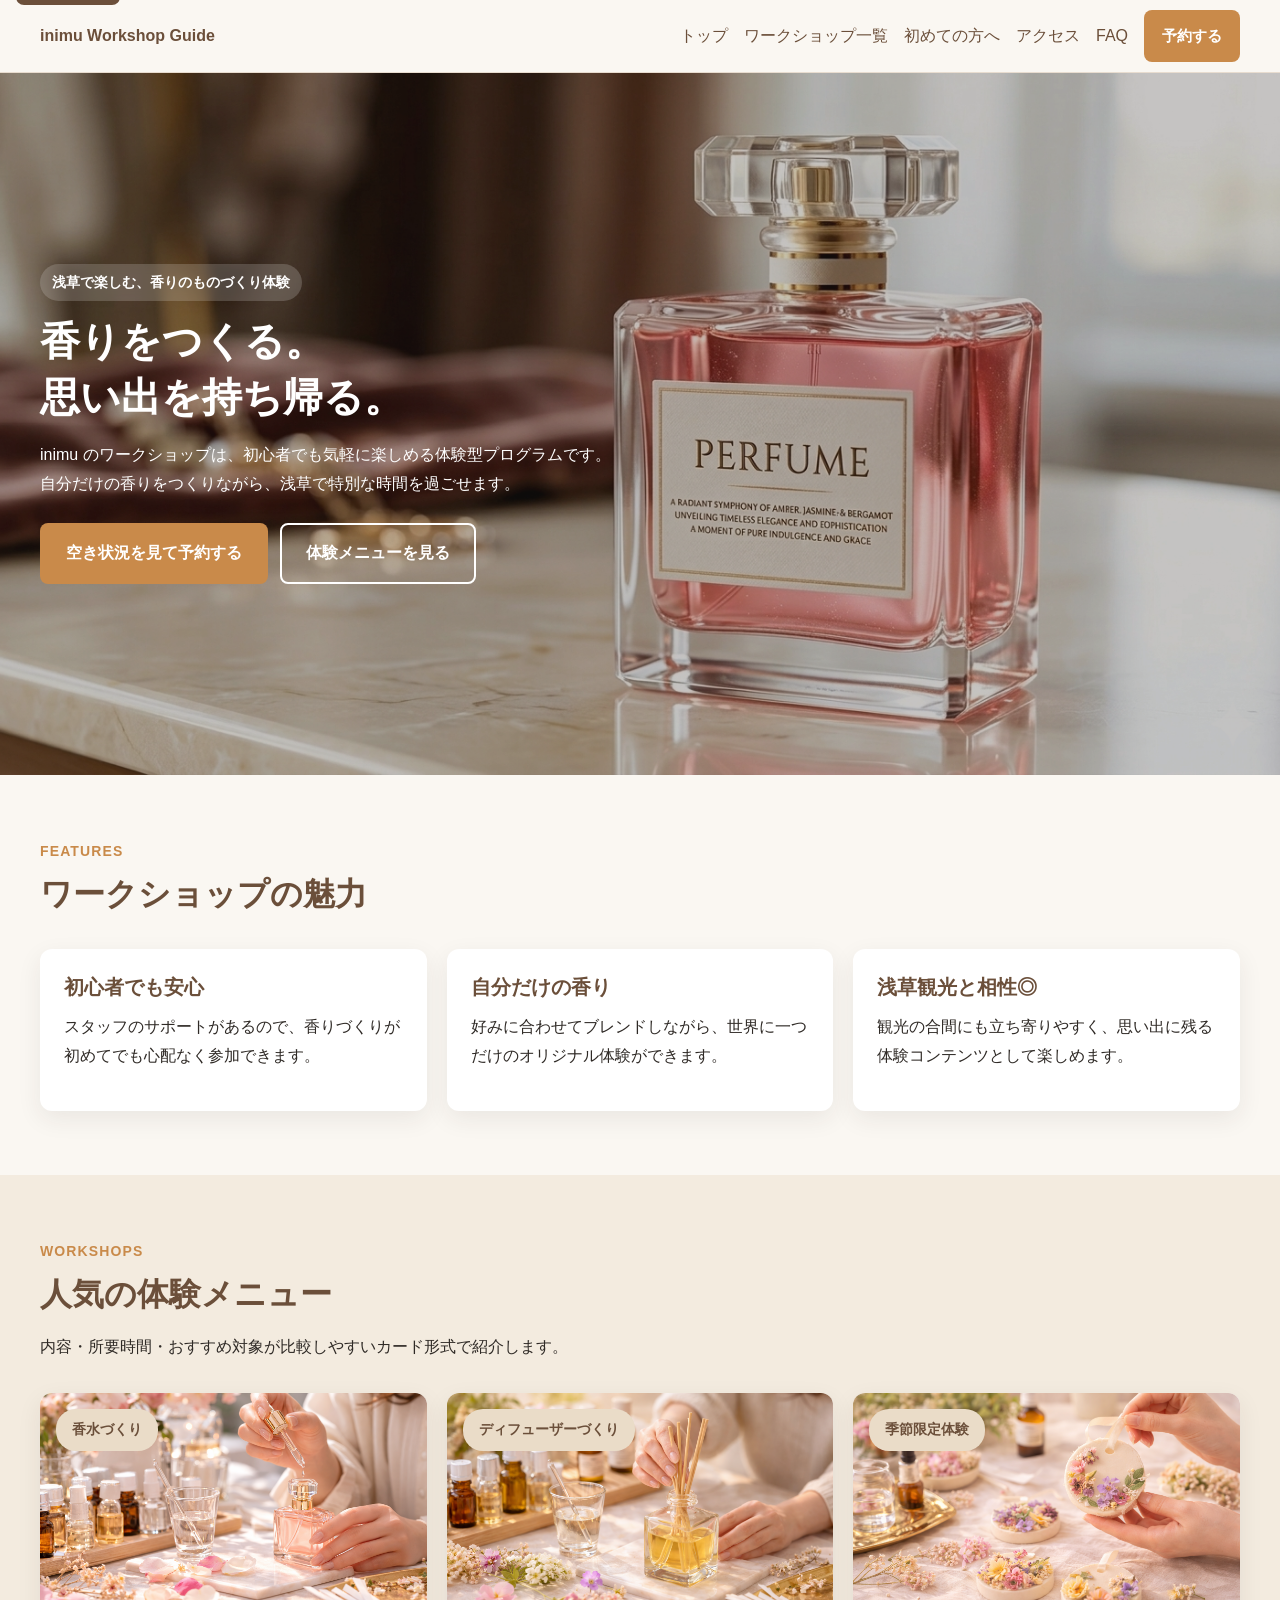
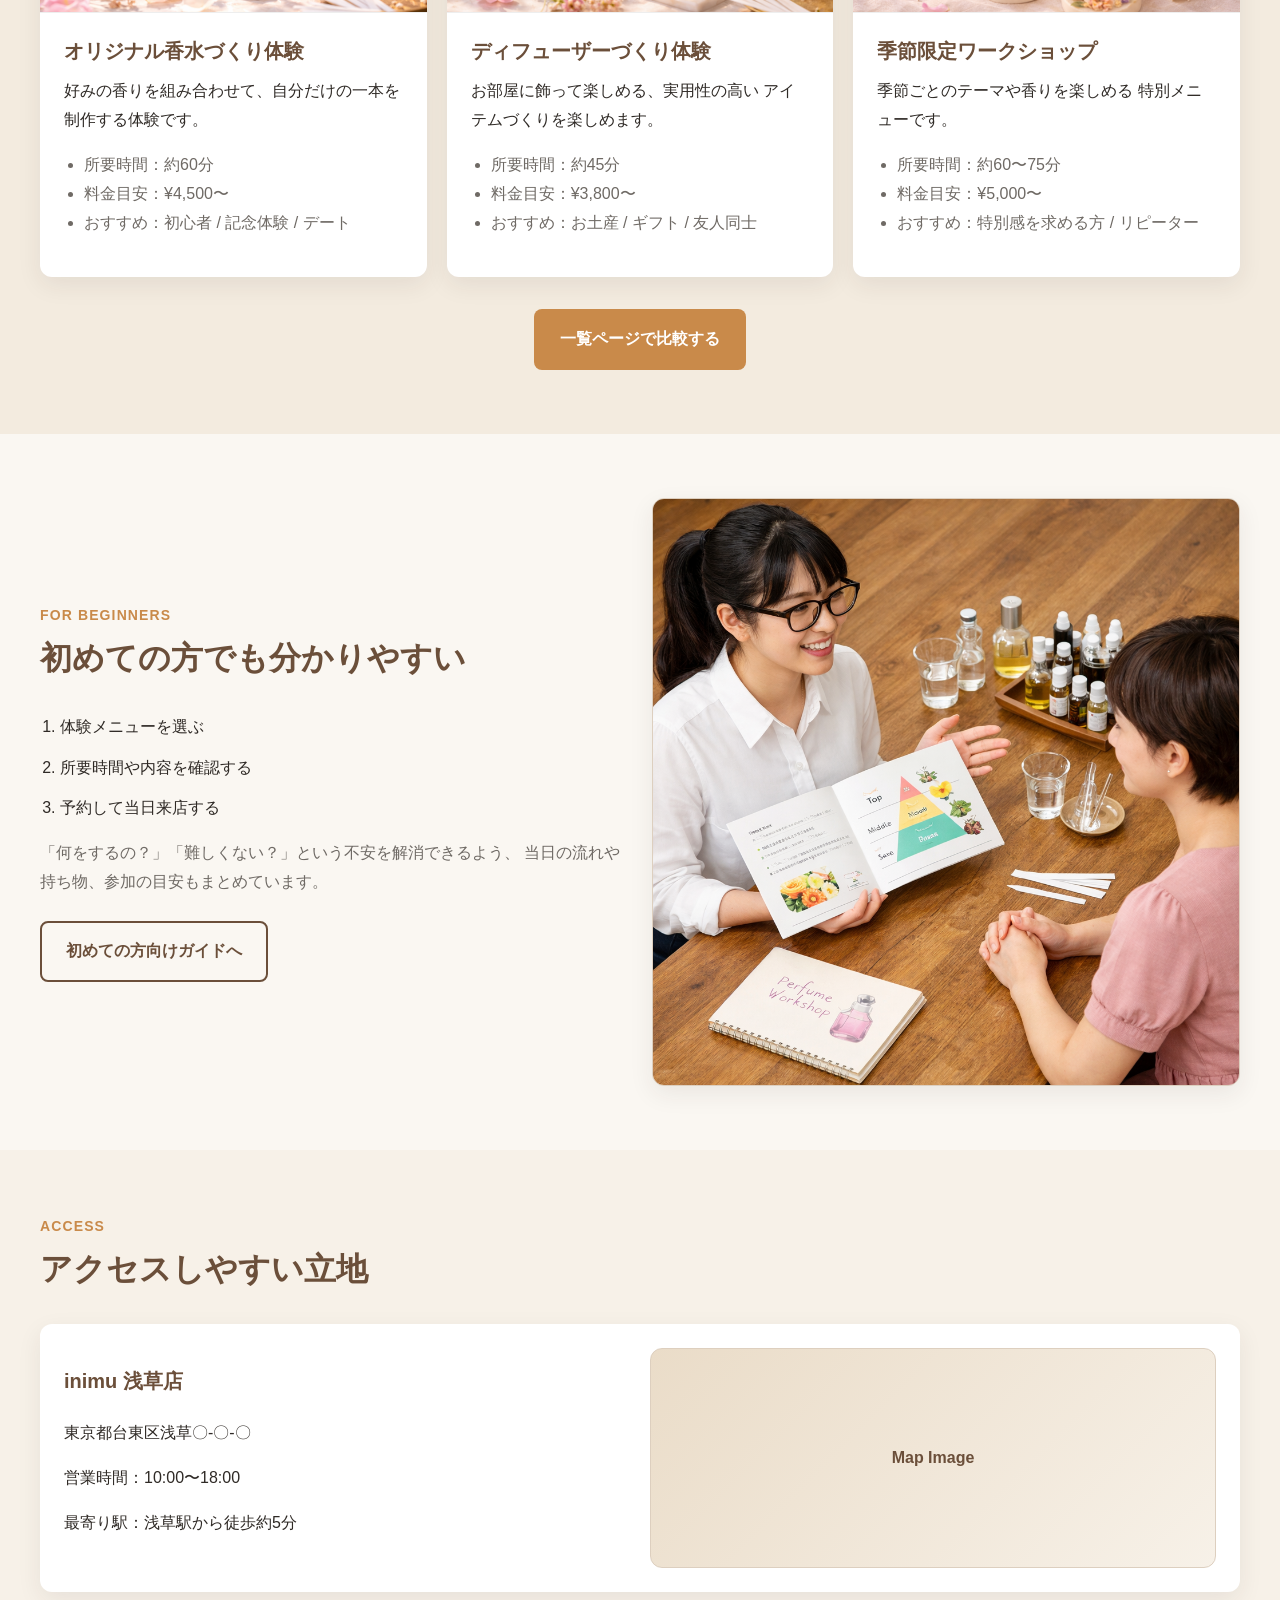
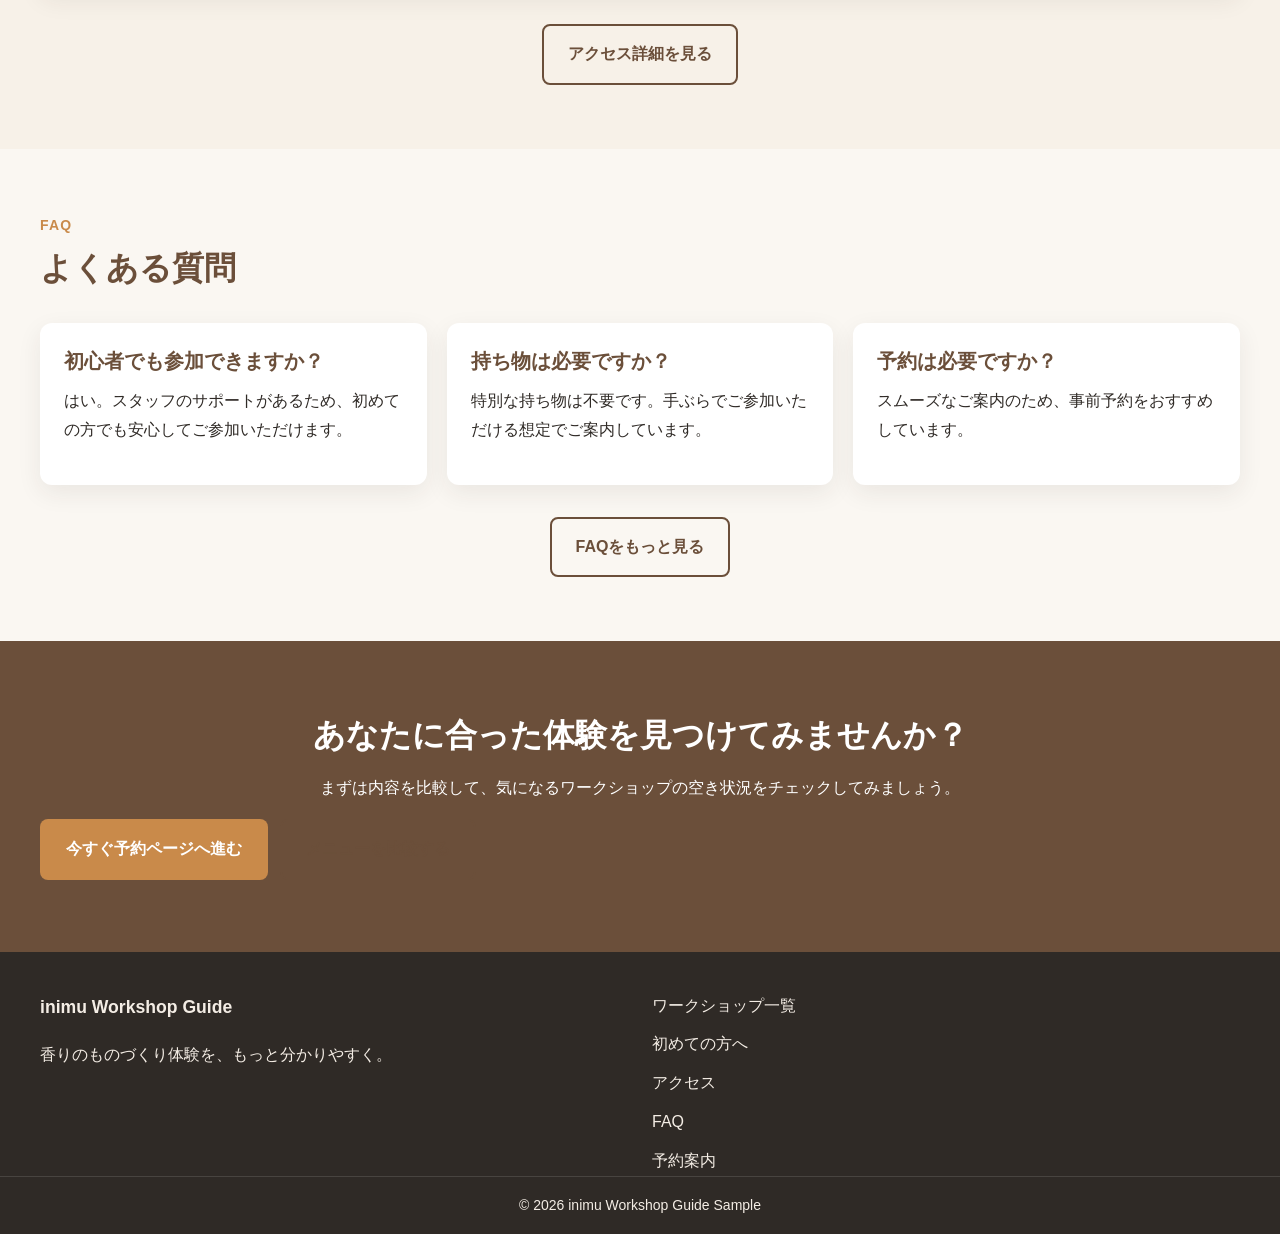
<file: index.html>
<!DOCTYPE html>
<html lang="ja">

<head>
    <meta charset="UTF-8">
    <meta name="viewport" content="width=device-width, initial-scale=1.0">
    <title>inimu Workshop Guide | トップページ</title>
    <meta name="description" content="浅草で楽しめる inimu のワークショップ体験を分かりやすく紹介。初心者でも安心して参加できる香りづくり体験ページです。">
    <link rel="stylesheet" href="style.css">
</head>

<body>

    <div class="sakura-container" aria-hidden="true"></div>
    <a class="skip-link" href="#main-content">本文へ移動</a>

    <header class="header">
        <div class="container header__inner">
            <a href="index.html" class="header__logo">inimu Workshop Guide</a>

            <button class="header__toggle" aria-label="メニューを開く" aria-controls="global-nav" aria-expanded="false">
                <span></span>
                <span></span>
                <span></span>
            </button>

            <nav class="header__nav" id="global-nav" aria-label="グローバルナビゲーション">
                <ul class="header__list">
                    <li><a href="index.html">トップ</a></li>
                    <li><a href="workshops.html">ワークショップ一覧</a></li>
                    <li><a href="beginners.html">初めての方へ</a></li>
                    <li><a href="access.html">アクセス</a></li>
                    <li><a href="faq.html">FAQ</a></li>
                    <li><a class="button button--small" href="reserve.html">予約する</a></li>
                </ul>
            </nav>
        </div>
    </header>

    <main id="main-content">
        <section class="hero hero--full">
            <div class="hero__media">
                <img src="Gemini_Generated_Image_dkjapjdkjapjdkja.png" alt="香水ボトルのイメージ写真" class="hero__full-image">
            </div>

            <div class="hero__overlay">
                <div class="container">
                    <div class="hero__content hero__content--overlay">
                        <p class="hero__label">浅草で楽しむ、香りのものづくり体験</p>
                        <h1>香りをつくる。<br>思い出を持ち帰る。</h1>
                        <p class="hero__text">
                            inimu のワークショップは、初心者でも気軽に楽しめる体験型プログラムです。
                            <br>自分だけの香りをつくりながら、浅草で特別な時間を過ごせます。
                        </p>
                        <div class="hero__buttons">
                            <a class="button" href="reserve.html">空き状況を見て予約する</a>
                            <a class="button button--sub button--light" href="workshops.html">体験メニューを見る</a>
                        </div>
                    </div>
                </div>
            </div>
        </section>

        <section class="section">
            <div class="container">
                <div class="section-heading">
                    <p class="section-heading__sub">Features</p>
                    <h2>ワークショップの魅力</h2>
                </div>
                <div class="feature-grid">
                    <article class="card">
                        <h3>初心者でも安心</h3>
                        <p>スタッフのサポートがあるので、香りづくりが初めてでも心配なく参加できます。</p>
                    </article>
                    <article class="card">
                        <h3>自分だけの香り</h3>
                        <p>好みに合わせてブレンドしながら、世界に一つだけのオリジナル体験ができます。</p>
                    </article>
                    <article class="card">
                        <h3>浅草観光と相性◎</h3>
                        <p>観光の合間にも立ち寄りやすく、思い出に残る体験コンテンツとして楽しめます。</p>
                    </article>
                </div>
            </div>
        </section>

        <section class="section section--accent">
            <div class="container">
                <div class="section-heading">
                    <p class="section-heading__sub">Workshops</p>
                    <h2>人気の体験メニュー</h2>
                    <p>内容・所要時間・おすすめ対象が比較しやすいカード形式で紹介します。</p>
                </div>

                <div class="card-grid">

                    <!-- 香水づくり -->
                    <article class="card workshop-card">

                        <div class="workshop-card__image">
                            <img src="make1.png" alt="香水づくり体験">
                            <span class="workshop-label">香水づくり</span>
                        </div>

                        <div class="workshop-card__body">
                            <h3>オリジナル香水づくり体験</h3>

                            <p>
                                好みの香りを組み合わせて、自分だけの一本を
                                制作する体験です。
                            </p>

                            <ul class="meta-list">
                                <li>所要時間：約60分</li>
                                <li>料金目安：¥4,500〜</li>
                                <li>おすすめ：初心者 / 記念体験 / デート</li>
                            </ul>

                        </div>
                    </article>



                    <!-- ディフューザー -->
                    <article class="card workshop-card">

                        <div class="workshop-card__image">
                            <img src="make2.png" alt="ディフューザーづくり体験">
                            <span class="workshop-label">ディフューザーづくり</span>
                        </div>

                        <div class="workshop-card__body">
                            <h3>ディフューザーづくり体験</h3>

                            <p>
                                お部屋に飾って楽しめる、実用性の高い
                                アイテムづくりを楽しめます。
                            </p>

                            <ul class="meta-list">
                                <li>所要時間：約45分</li>
                                <li>料金目安：¥3,800〜</li>
                                <li>おすすめ：お土産 / ギフト / 友人同士</li>
                            </ul>

                        </div>
                    </article>



                    <!-- 季節限定 -->
                    <article class="card workshop-card">

                        <div class="workshop-card__image">
                            <img src="make3.png" alt="季節限定ワークショップ">
                            <span class="workshop-label">季節限定体験</span>
                        </div>

                        <div class="workshop-card__body">
                            <h3>季節限定ワークショップ</h3>

                            <p>
                                季節ごとのテーマや香りを楽しめる
                                特別メニューです。
                            </p>

                            <ul class="meta-list">
                                <li>所要時間：約60〜75分</li>
                                <li>料金目安：¥5,000〜</li>
                                <li>おすすめ：特別感を求める方 / リピーター</li>
                            </ul>

                        </div>
                    </article>

                </div>

                <div class="section__action">
                    <a class="button" href="workshops.html">一覧ページで比較する</a>
                </div>
            </div>
        </section>

        <section class="section">
            <div class="container two-column">
                <div>
                    <div class="section-heading">
                        <p class="section-heading__sub">For Beginners</p>
                        <h2>初めての方でも分かりやすい</h2>
                    </div>
                    <ol class="step-list">
                        <li>体験メニューを選ぶ</li>
                        <li>所要時間や内容を確認する</li>
                        <li>予約して当日来店する</li>
                    </ol>
                    <p class="lead">
                        「何をするの？」「難しくない？」という不安を解消できるよう、
                        当日の流れや持ち物、参加の目安もまとめています。
                    </p>
                    <a class="button button--sub" href="beginners.html">初めての方向けガイドへ</a>
                </div>

                <div class="beginner-image-wrap">
                    <img src="biggner01.png" alt="香水ワークショップでスタッフが参加者に香りの説明をしている様子" class="beginner-image">
                </div>
            </div>
        </section>

        <section class="section section--soft">
            <div class="container">
                <div class="section-heading">
                    <p class="section-heading__sub">Access</p>
                    <h2>アクセスしやすい立地</h2>
                </div>
                <div class="access-box card">
                    <div>
                        <p class="access-box__title">inimu 浅草店</p>
                        <p>東京都台東区浅草〇-〇-〇</p>
                        <p>営業時間：10:00〜18:00</p>
                        <p>最寄り駅：浅草駅から徒歩約5分</p>
                    </div>
                    <div aria-hidden="true">
                        <div class="dummy-image">Map Image</div>
                    </div>
                </div>
                <div class="section__action">
                    <a class="button button--sub" href="access.html">アクセス詳細を見る</a>
                </div>
            </div>
        </section>

        <section class="section">
            <div class="container">
                <div class="section-heading">
                    <p class="section-heading__sub">FAQ</p>
                    <h2>よくある質問</h2>
                </div>

                <div class="faq-preview">
                    <article class="card">
                        <h3>初心者でも参加できますか？</h3>
                        <p>はい。スタッフのサポートがあるため、初めての方でも安心してご参加いただけます。</p>
                    </article>
                    <article class="card">
                        <h3>持ち物は必要ですか？</h3>
                        <p>特別な持ち物は不要です。手ぶらでご参加いただける想定でご案内しています。</p>
                    </article>
                    <article class="card">
                        <h3>予約は必要ですか？</h3>
                        <p>スムーズなご案内のため、事前予約をおすすめしています。</p>
                    </article>
                </div>

                <div class="section__action">
                    <a class="button button--sub" href="faq.html">FAQをもっと見る</a>
                </div>
            </div>
        </section>

        <section class="cta-section">
            <div class="container cta-section__inner">
                <h2>あなたに合った体験を見つけてみませんか？</h2>
                <p>まずは内容を比較して、気になるワークショップの空き状況をチェックしてみましょう。</p>
                <div class="hero__buttons">
                    <a class="button" href="reserve.html">今すぐ予約ページへ進む</a>
                    <a class="button button--sub" href="workshops.html">メニューを比較する</a>
                </div>
            </div>
        </section>
    </main>

    <footer class="footer">
        <div class="container footer__inner">
            <div>
                <p class="footer__logo">inimu Workshop Guide</p>
                <p>香りのものづくり体験を、もっと分かりやすく。</p>
            </div>
            <nav aria-label="フッターナビゲーション">
                <ul class="footer__list">
                    <li><a href="workshops.html">ワークショップ一覧</a></li>
                    <li><a href="beginners.html">初めての方へ</a></li>
                    <li><a href="access.html">アクセス</a></li>
                    <li><a href="faq.html">FAQ</a></li>
                    <li><a href="reserve.html">予約案内</a></li>
                </ul>
            </nav>
        </div>
        <p class="footer__copy">&copy; 2026 inimu Workshop Guide Sample</p>
    </footer>

    <script src="script.js"></script>
</body>

</html>
</file>
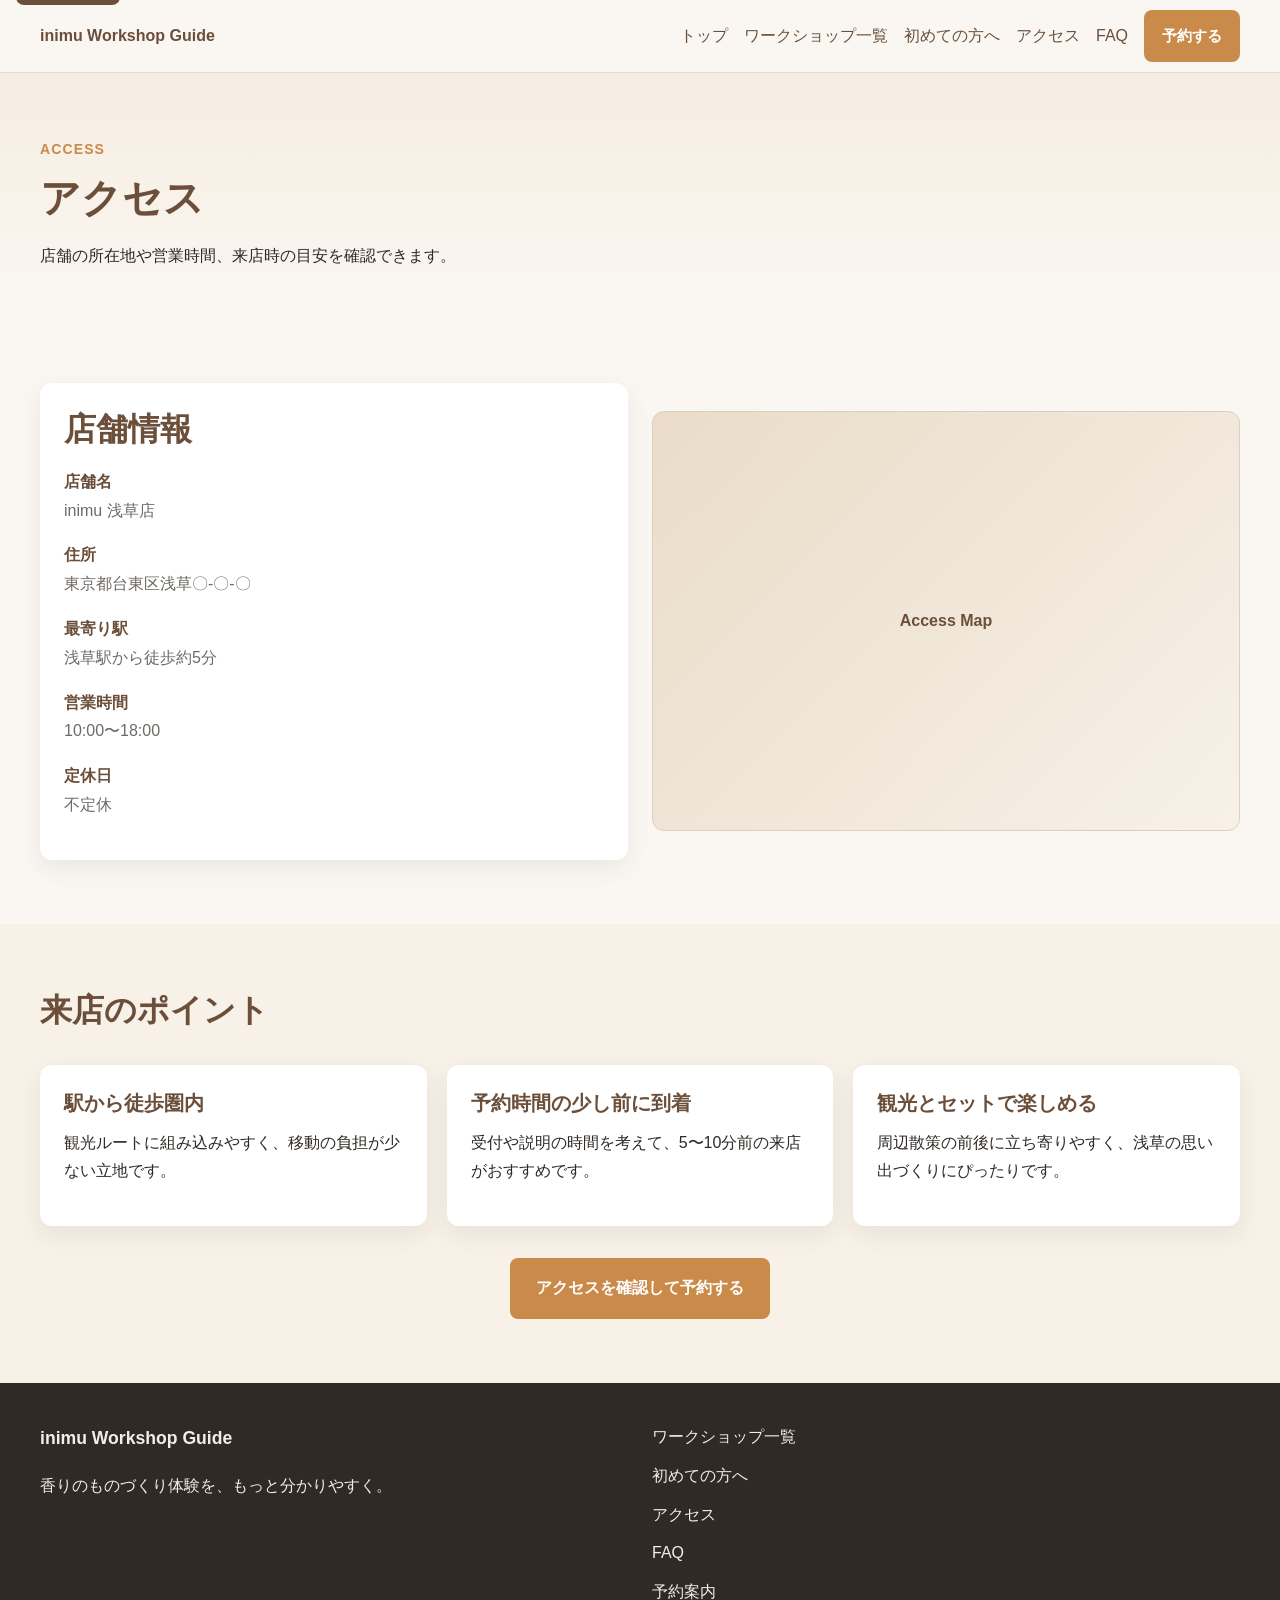
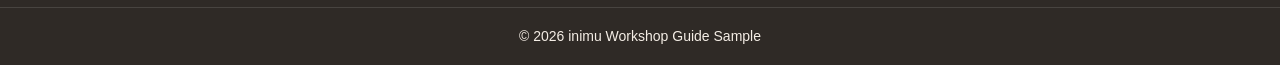
<file: access.html>
<!DOCTYPE html>
<html lang="ja">

<head>
    <meta charset="UTF-8">
    <meta name="viewport" content="width=device-width, initial-scale=1.0">
    <title>アクセス | inimu Workshop Guide</title>
    <meta name="description" content="inimu 浅草店へのアクセス方法を紹介します。住所、最寄り駅、営業時間などを掲載しています。">
    <link rel="stylesheet" href="style.css">
</head>

<body>
    <a class="skip-link" href="#main-content">本文へ移動</a>

    <header class="header">
        <div class="container header__inner">
            <a href="index.html" class="header__logo">inimu Workshop Guide</a>
            <button class="header__toggle" aria-label="メニューを開く" aria-controls="global-nav" aria-expanded="false">
                <span></span><span></span><span></span>
            </button>
            <nav class="header__nav" id="global-nav" aria-label="グローバルナビゲーション">
                <ul class="header__list">
                    <li><a href="index.html">トップ</a></li>
                    <li><a href="workshops.html">ワークショップ一覧</a></li>
                    <li><a href="beginners.html">初めての方へ</a></li>
                    <li><a href="access.html">アクセス</a></li>
                    <li><a href="faq.html">FAQ</a></li>
                    <li><a class="button button--small" href="reserve.html">予約する</a></li>
                </ul>
            </nav>
        </div>
    </header>

    <main id="main-content" class="page-main">
        <section class="page-header">
            <div class="container">
                <p class="section-heading__sub">Access</p>
                <h1>アクセス</h1>
                <p>店舗の所在地や営業時間、来店時の目安を確認できます。</p>
            </div>
        </section>

        <section class="section">
            <div class="container two-column">
                <div class="card">
                    <h2>店舗情報</h2>
                    <dl class="info-definition">
                        <dt>店舗名</dt>
                        <dd>inimu 浅草店</dd>
                        <dt>住所</dt>
                        <dd>東京都台東区浅草〇-〇-〇</dd>
                        <dt>最寄り駅</dt>
                        <dd>浅草駅から徒歩約5分</dd>
                        <dt>営業時間</dt>
                        <dd>10:00〜18:00</dd>
                        <dt>定休日</dt>
                        <dd>不定休</dd>
                    </dl>
                </div>

                <div aria-hidden="true">
                    <div class="dummy-image dummy-image--tall">Access Map</div>
                </div>
            </div>
        </section>

        <section class="section section--soft">
            <div class="container">
                <div class="section-heading">
                    <h2>来店のポイント</h2>
                </div>
                <div class="feature-grid">
                    <article class="card">
                        <h3>駅から徒歩圏内</h3>
                        <p>観光ルートに組み込みやすく、移動の負担が少ない立地です。</p>
                    </article>
                    <article class="card">
                        <h3>予約時間の少し前に到着</h3>
                        <p>受付や説明の時間を考えて、5〜10分前の来店がおすすめです。</p>
                    </article>
                    <article class="card">
                        <h3>観光とセットで楽しめる</h3>
                        <p>周辺散策の前後に立ち寄りやすく、浅草の思い出づくりにぴったりです。</p>
                    </article>
                </div>

                <div class="section__action">
                    <a class="button" href="reserve.html">アクセスを確認して予約する</a>
                </div>
            </div>
        </section>
    </main>

    <footer class="footer">
        <div class="container footer__inner">
            <div>
                <p class="footer__logo">inimu Workshop Guide</p>
                <p>香りのものづくり体験を、もっと分かりやすく。</p>
            </div>
            <nav aria-label="フッターナビゲーション">
                <ul class="footer__list">
                    <li><a href="workshops.html">ワークショップ一覧</a></li>
                    <li><a href="beginners.html">初めての方へ</a></li>
                    <li><a href="access.html">アクセス</a></li>
                    <li><a href="faq.html">FAQ</a></li>
                    <li><a href="reserve.html">予約案内</a></li>
                </ul>
            </nav>
        </div>
        <p class="footer__copy">&copy; 2026 inimu Workshop Guide Sample</p>
    </footer>

    <script src="script.js"></script>
</body>

</html>
</file>
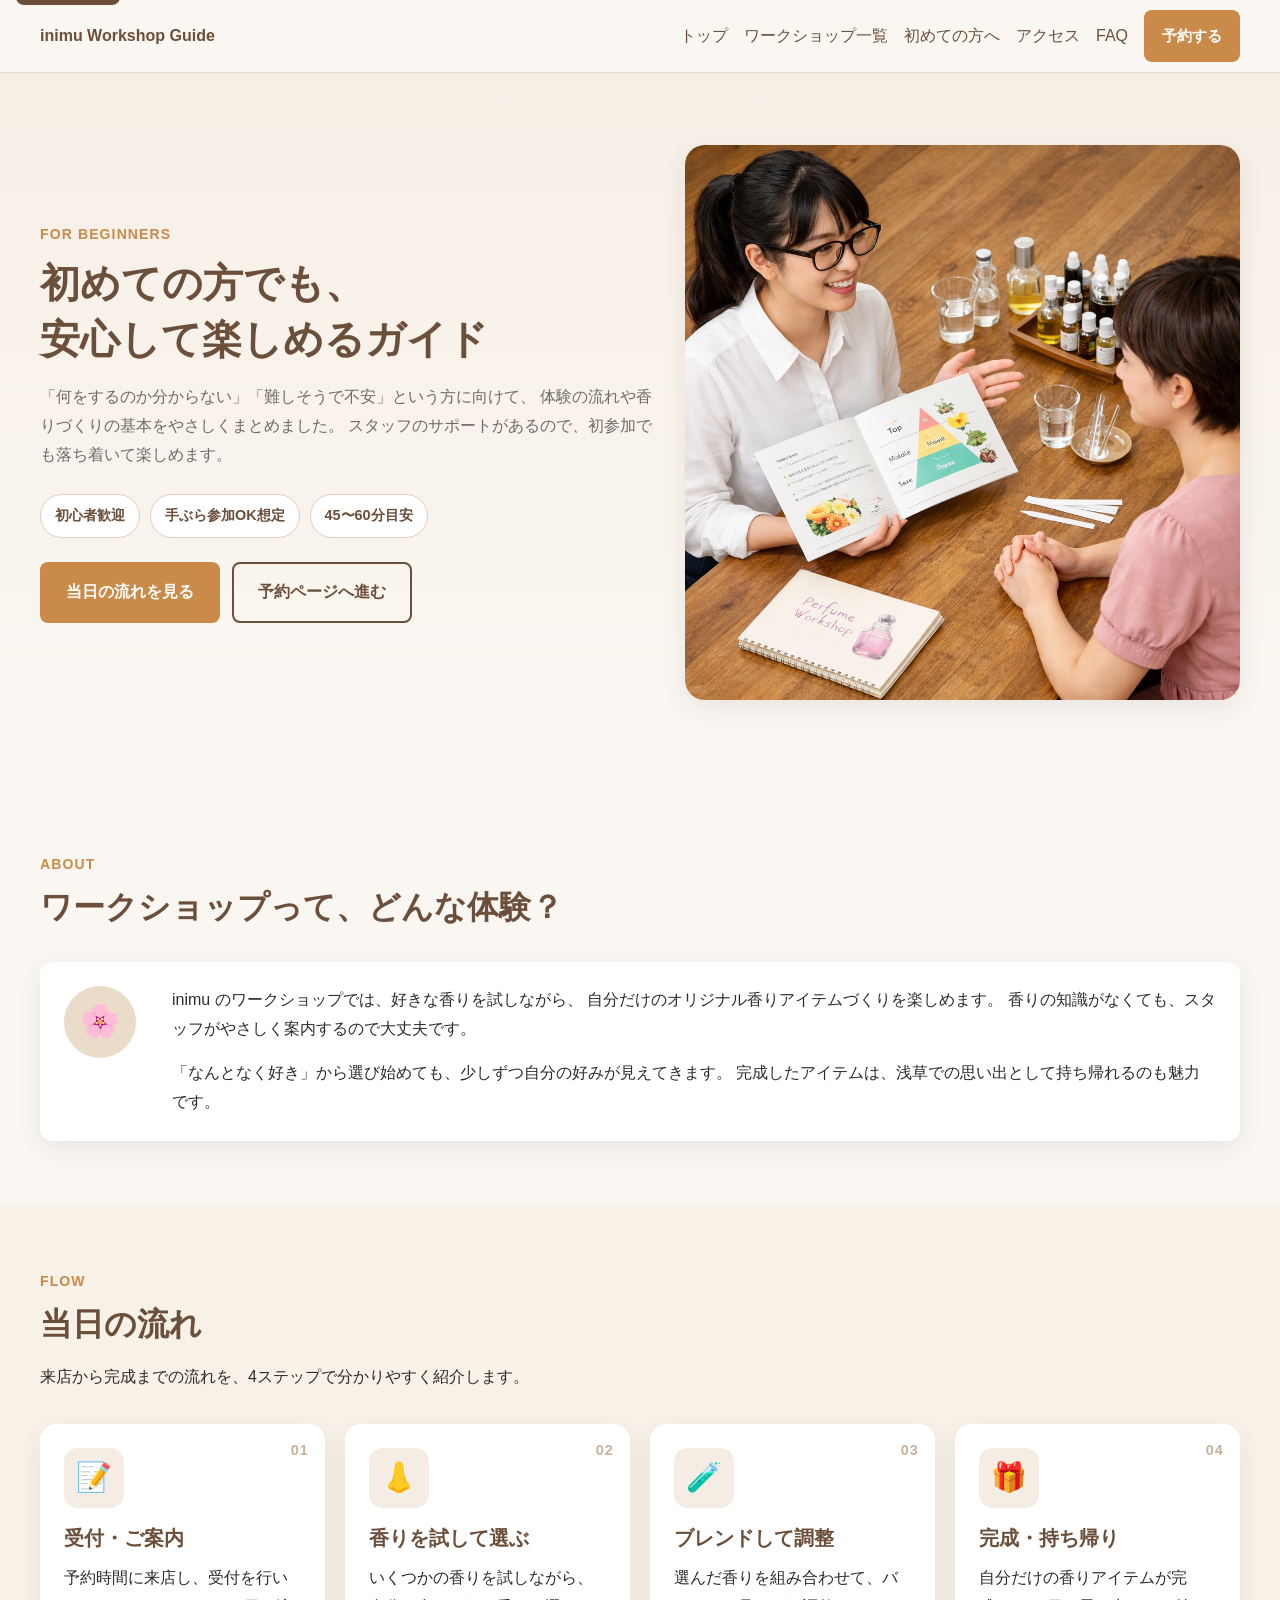
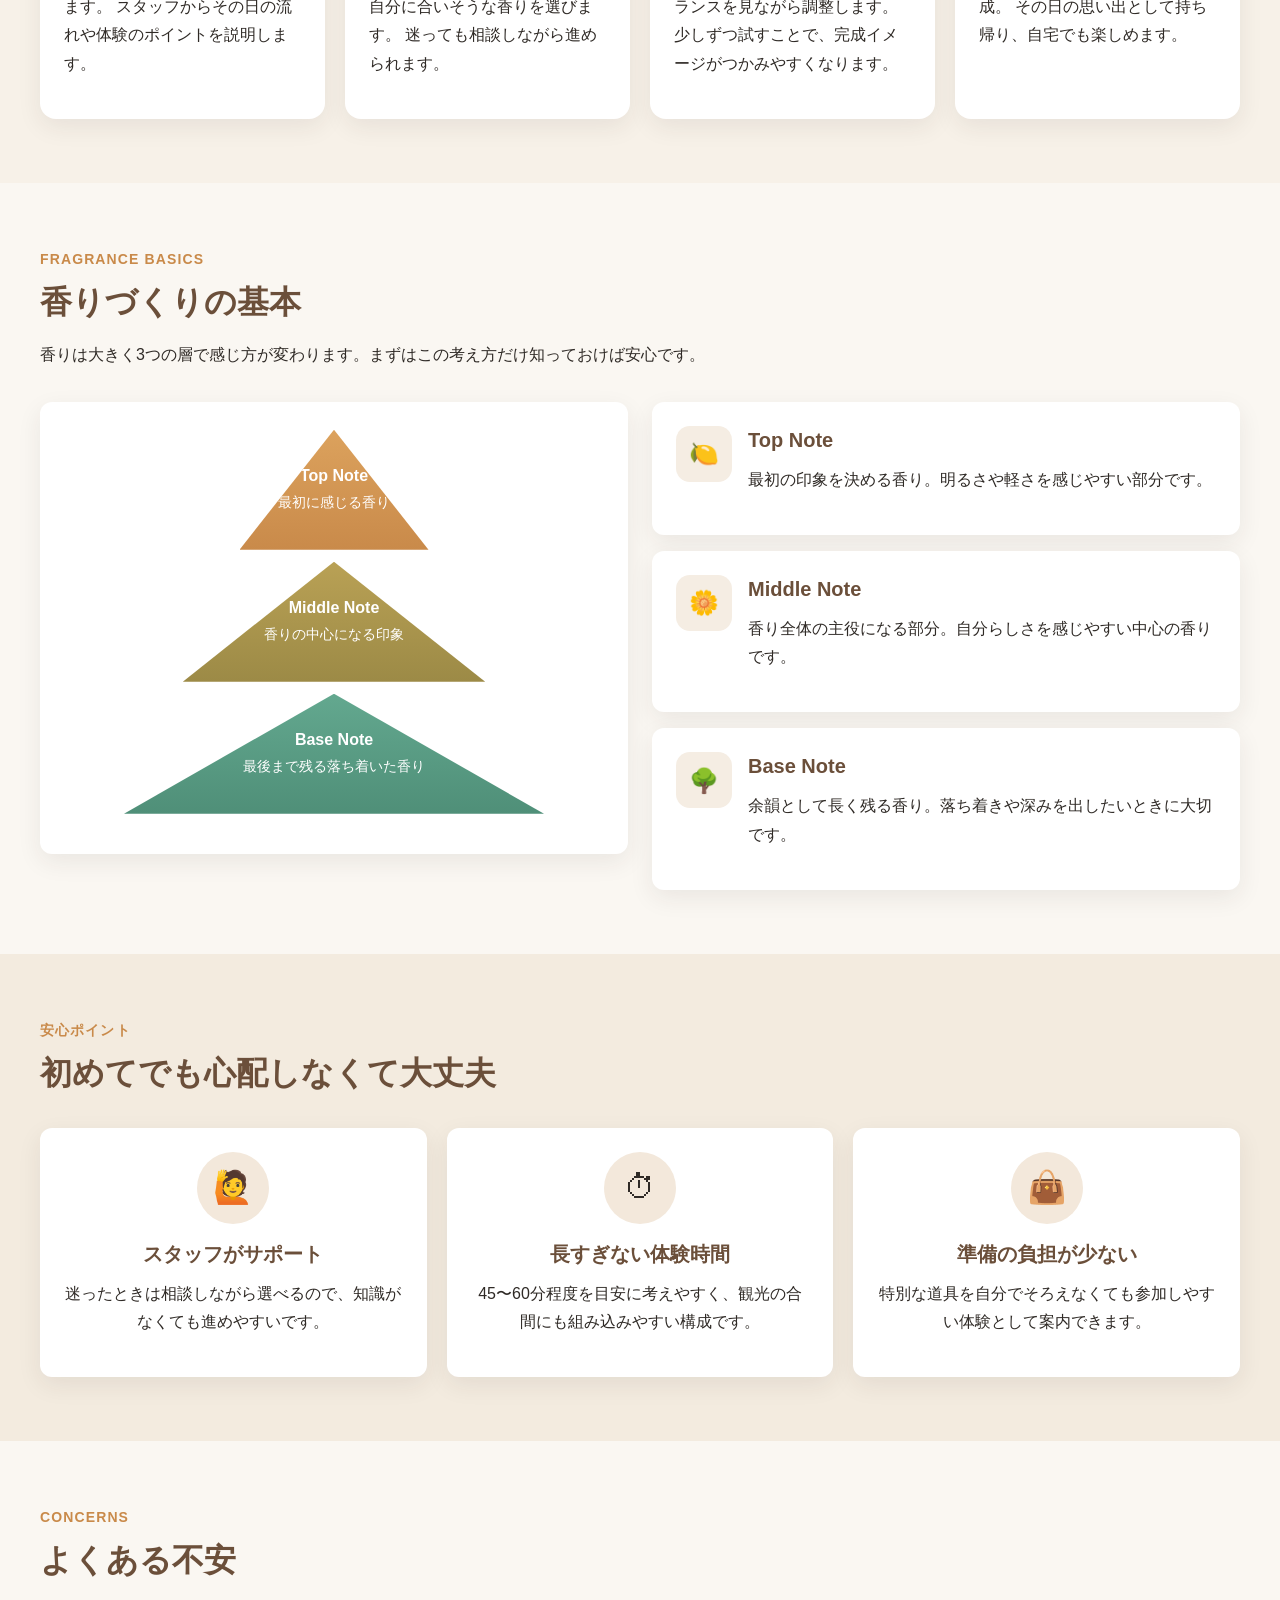
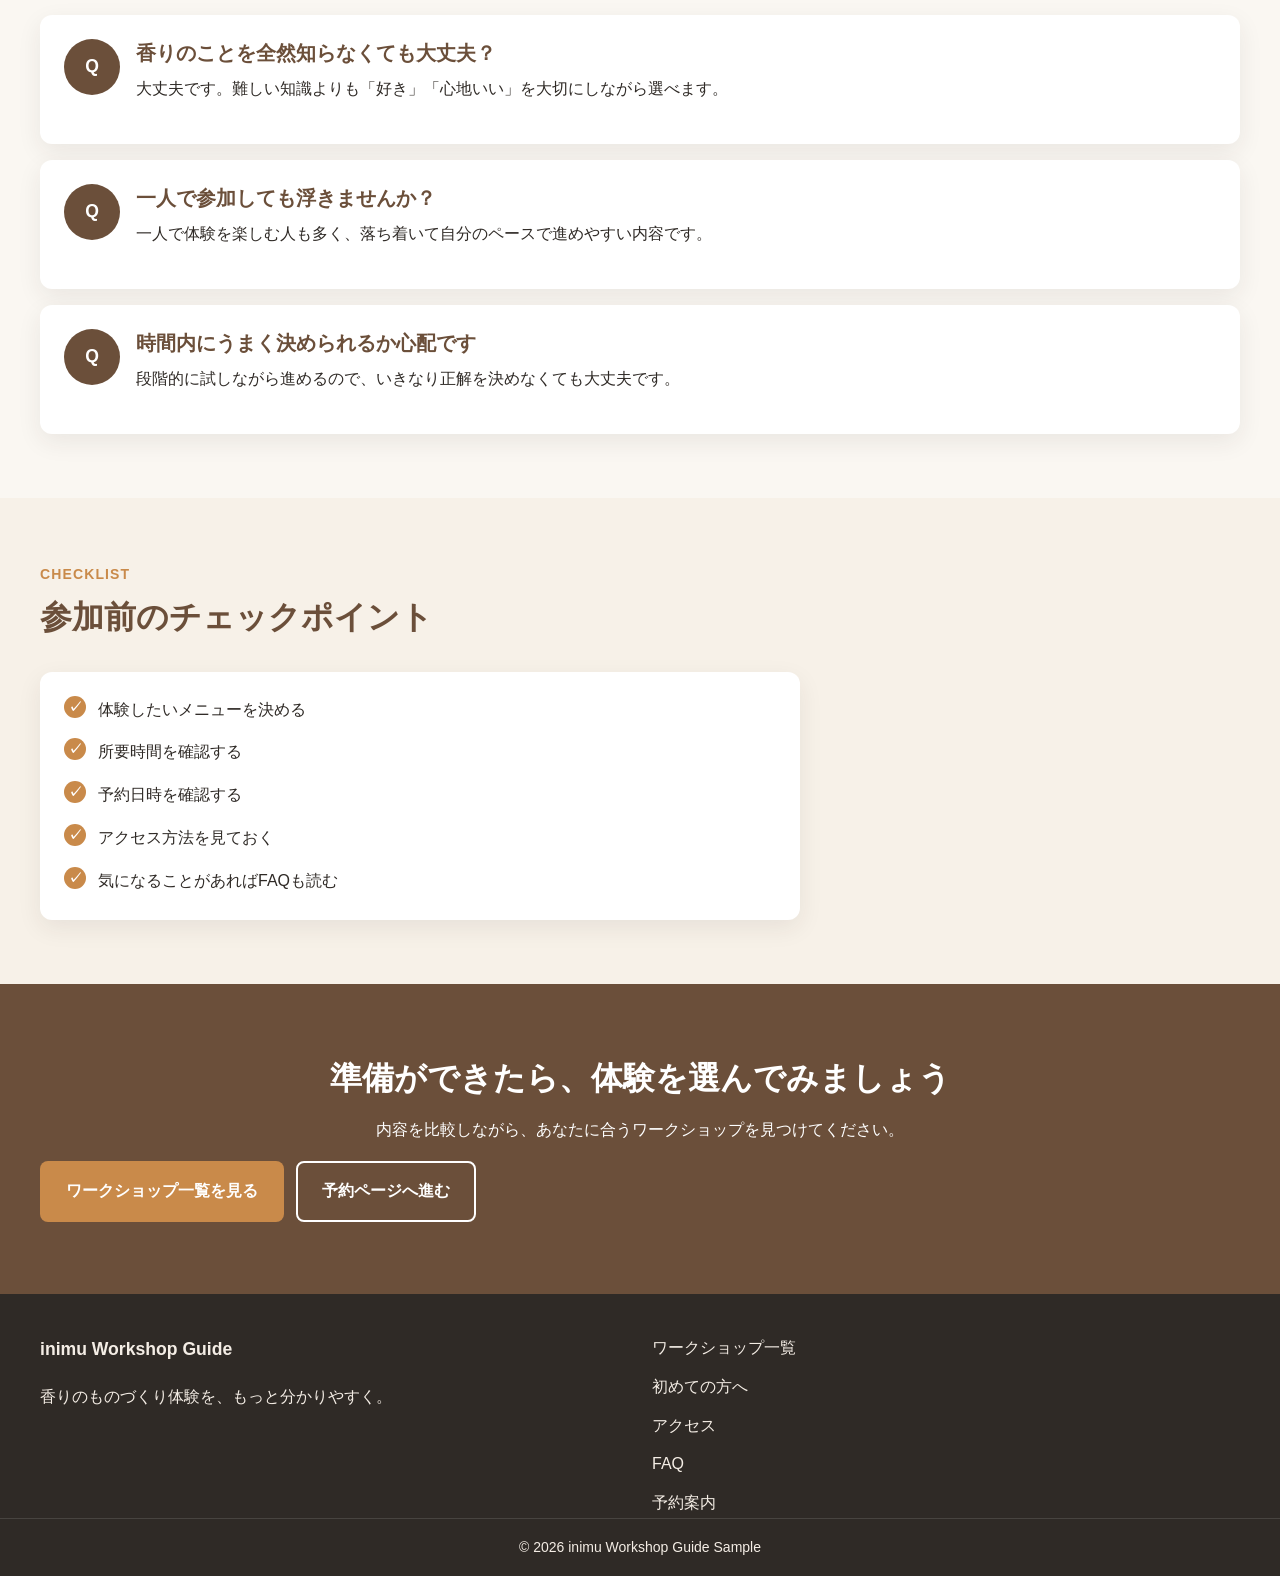
<file: beginners.html>
<!DOCTYPE html>
<html lang="ja">

<head>
    <meta charset="UTF-8">
    <meta name="viewport" content="width=device-width, initial-scale=1.0">
    <title>初めての方向けガイド | inimu Workshop Guide</title>
    <meta name="description" content="初めてワークショップに参加する方へ。体験の流れ、香りづくりの基本、よくある不安を分かりやすく紹介します。">
    <link rel="stylesheet" href="style.css">
</head>

<body>
    <a class="skip-link" href="#main-content">本文へ移動</a>

    <header class="header">
        <div class="container header__inner">
            <a href="index.html" class="header__logo">inimu Workshop Guide</a>

            <button class="header__toggle" aria-label="メニューを開く" aria-controls="global-nav" aria-expanded="false">
                <span></span>
                <span></span>
                <span></span>
            </button>

            <nav class="header__nav" id="global-nav" aria-label="グローバルナビゲーション">
                <ul class="header__list">
                    <li><a href="index.html">トップ</a></li>
                    <li><a href="workshops.html">ワークショップ一覧</a></li>
                    <li><a href="beginners.html">初めての方へ</a></li>
                    <li><a href="access.html">アクセス</a></li>
                    <li><a href="faq.html">FAQ</a></li>
                    <li><a class="button button--small" href="reserve.html">予約する</a></li>
                </ul>
            </nav>
        </div>
    </header>

    <main id="main-content" class="page-main">
        <!-- ページ冒頭 -->
        <section class="guide-hero">
            <div class="container guide-hero__inner">
                <div class="guide-hero__content">
                    <p class="section-heading__sub">For Beginners</p>
                    <h1>初めての方でも、<br>安心して楽しめるガイド</h1>
                    <p class="guide-hero__text">
                        「何をするのか分からない」「難しそうで不安」という方に向けて、
                        体験の流れや香りづくりの基本をやさしくまとめました。
                        スタッフのサポートがあるので、初参加でも落ち着いて楽しめます。
                    </p>

                    <div class="guide-hero__badges">
                        <span class="guide-badge">初心者歓迎</span>
                        <span class="guide-badge">手ぶら参加OK想定</span>
                        <span class="guide-badge">45〜60分目安</span>
                    </div>

                    <div class="hero__buttons">
                        <a class="button" href="#flow">当日の流れを見る</a>
                        <a class="button button--sub" href="reserve.html">予約ページへ進む</a>
                    </div>
                </div>

                <div class="guide-hero__visual">
                    <img src="biggner01.png" alt="香りづくりワークショップでスタッフが参加者に説明している様子" class="guide-hero__image">
                </div>
            </div>
        </section>

        <!-- ワークショップとは -->
        <section class="section">
            <div class="container">
                <div class="section-heading">
                    <p class="section-heading__sub">About</p>
                    <h2>ワークショップって、どんな体験？</h2>
                </div>

                <div class="guide-intro card">
                    <div class="guide-intro__icon" aria-hidden="true">🌸</div>
                    <div class="guide-intro__body">
                        <p>
                            inimu のワークショップでは、好きな香りを試しながら、
                            自分だけのオリジナル香りアイテムづくりを楽しめます。
                            香りの知識がなくても、スタッフがやさしく案内するので大丈夫です。
                        </p>
                        <p>
                            「なんとなく好き」から選び始めても、少しずつ自分の好みが見えてきます。
                            完成したアイテムは、浅草での思い出として持ち帰れるのも魅力です。
                        </p>
                    </div>
                </div>
            </div>
        </section>

        <!-- 当日の流れ -->
        <section class="section section--soft" id="flow">
            <div class="container">
                <div class="section-heading">
                    <p class="section-heading__sub">Flow</p>
                    <h2>当日の流れ</h2>
                    <p>来店から完成までの流れを、4ステップで分かりやすく紹介します。</p>
                </div>

                <div class="guide-step-grid">
                    <article class="guide-step-card">
                        <div class="guide-step-card__number">01</div>
                        <div class="guide-step-card__icon" aria-hidden="true">📝</div>
                        <h3>受付・ご案内</h3>
                        <p>
                            予約時間に来店し、受付を行います。
                            スタッフからその日の流れや体験のポイントを説明します。
                        </p>
                    </article>

                    <article class="guide-step-card">
                        <div class="guide-step-card__number">02</div>
                        <div class="guide-step-card__icon" aria-hidden="true">👃</div>
                        <h3>香りを試して選ぶ</h3>
                        <p>
                            いくつかの香りを試しながら、自分に合いそうな香りを選びます。
                            迷っても相談しながら進められます。
                        </p>
                    </article>

                    <article class="guide-step-card">
                        <div class="guide-step-card__number">03</div>
                        <div class="guide-step-card__icon" aria-hidden="true">🧪</div>
                        <h3>ブレンドして調整</h3>
                        <p>
                            選んだ香りを組み合わせて、バランスを見ながら調整します。
                            少しずつ試すことで、完成イメージがつかみやすくなります。
                        </p>
                    </article>

                    <article class="guide-step-card">
                        <div class="guide-step-card__number">04</div>
                        <div class="guide-step-card__icon" aria-hidden="true">🎁</div>
                        <h3>完成・持ち帰り</h3>
                        <p>
                            自分だけの香りアイテムが完成。
                            その日の思い出として持ち帰り、自宅でも楽しめます。
                        </p>
                    </article>
                </div>
            </div>
        </section>

        <!-- 香りの基本 -->
        <section class="section">
            <div class="container">
                <div class="section-heading">
                    <p class="section-heading__sub">Fragrance Basics</p>
                    <h2>香りづくりの基本</h2>
                    <p>香りは大きく3つの層で感じ方が変わります。まずはこの考え方だけ知っておけば安心です。</p>
                </div>

                <div class="fragrance-layout">
                    <div class="fragrance-pyramid card" aria-label="香りのピラミッド図">
                        <div class="pyramid">
                            <div class="pyramid__top">
                                <span class="pyramid__label">Top Note</span>
                                <span class="pyramid__text">最初に感じる香り</span>
                            </div>
                            <div class="pyramid__middle">
                                <span class="pyramid__label">Middle Note</span>
                                <span class="pyramid__text">香りの中心になる印象</span>
                            </div>
                            <div class="pyramid__base">
                                <span class="pyramid__label">Base Note</span>
                                <span class="pyramid__text">最後まで残る落ち着いた香り</span>
                            </div>
                        </div>
                    </div>

                    <div class="fragrance-notes">
                        <article class="card fragrance-note-card">
                            <div class="fragrance-note-card__icon" aria-hidden="true">🍋</div>
                            <div>
                                <h3>Top Note</h3>
                                <p>最初の印象を決める香り。明るさや軽さを感じやすい部分です。</p>
                            </div>
                        </article>

                        <article class="card fragrance-note-card">
                            <div class="fragrance-note-card__icon" aria-hidden="true">🌼</div>
                            <div>
                                <h3>Middle Note</h3>
                                <p>香り全体の主役になる部分。自分らしさを感じやすい中心の香りです。</p>
                            </div>
                        </article>

                        <article class="card fragrance-note-card">
                            <div class="fragrance-note-card__icon" aria-hidden="true">🌳</div>
                            <div>
                                <h3>Base Note</h3>
                                <p>余韻として長く残る香り。落ち着きや深みを出したいときに大切です。</p>
                            </div>
                        </article>
                    </div>
                </div>
            </div>
        </section>

        <!-- 初心者が安心できるポイント -->
        <section class="section section--accent">
            <div class="container">
                <div class="section-heading">
                    <p class="section-heading__sub">安心ポイント</p>
                    <h2>初めてでも心配しなくて大丈夫</h2>
                </div>

                <div class="guide-support-grid">
                    <article class="card guide-support-card">
                        <div class="guide-support-card__icon" aria-hidden="true">🙋</div>
                        <h3>スタッフがサポート</h3>
                        <p>迷ったときは相談しながら選べるので、知識がなくても進めやすいです。</p>
                    </article>

                    <article class="card guide-support-card">
                        <div class="guide-support-card__icon" aria-hidden="true">⏱</div>
                        <h3>長すぎない体験時間</h3>
                        <p>45〜60分程度を目安に考えやすく、観光の合間にも組み込みやすい構成です。</p>
                    </article>

                    <article class="card guide-support-card">
                        <div class="guide-support-card__icon" aria-hidden="true">👜</div>
                        <h3>準備の負担が少ない</h3>
                        <p>特別な道具を自分でそろえなくても参加しやすい体験として案内できます。</p>
                    </article>
                </div>
            </div>
        </section>

        <!-- よくある不安 -->
        <section class="section">
            <div class="container">
                <div class="section-heading">
                    <p class="section-heading__sub">Concerns</p>
                    <h2>よくある不安</h2>
                </div>

                <div class="guide-concern-list">
                    <article class="guide-concern card">
                        <div class="guide-concern__q">Q</div>
                        <div class="guide-concern__body">
                            <h3>香りのことを全然知らなくても大丈夫？</h3>
                            <p>大丈夫です。難しい知識よりも「好き」「心地いい」を大切にしながら選べます。</p>
                        </div>
                    </article>

                    <article class="guide-concern card">
                        <div class="guide-concern__q">Q</div>
                        <div class="guide-concern__body">
                            <h3>一人で参加しても浮きませんか？</h3>
                            <p>一人で体験を楽しむ人も多く、落ち着いて自分のペースで進めやすい内容です。</p>
                        </div>
                    </article>

                    <article class="guide-concern card">
                        <div class="guide-concern__q">Q</div>
                        <div class="guide-concern__body">
                            <h3>時間内にうまく決められるか心配です</h3>
                            <p>段階的に試しながら進めるので、いきなり正解を決めなくても大丈夫です。</p>
                        </div>
                    </article>
                </div>
            </div>
        </section>

        <!-- 参加前チェック -->
        <section class="section section--soft">
            <div class="container">
                <div class="section-heading">
                    <p class="section-heading__sub">Checklist</p>
                    <h2>参加前のチェックポイント</h2>
                </div>

                <div class="guide-checklist card">
                    <ul class="guide-checklist__list">
                        <li>体験したいメニューを決める</li>
                        <li>所要時間を確認する</li>
                        <li>予約日時を確認する</li>
                        <li>アクセス方法を見ておく</li>
                        <li>気になることがあればFAQも読む</li>
                    </ul>
                </div>
            </div>
        </section>

        <!-- CTA -->
        <section class="cta-section">
            <div class="container cta-section__inner">
                <h2>準備ができたら、体験を選んでみましょう</h2>
                <p>内容を比較しながら、あなたに合うワークショップを見つけてください。</p>
                <div class="hero__buttons">
                    <a class="button" href="workshops.html">ワークショップ一覧を見る</a>
                    <a class="button button--sub button--light" href="reserve.html">予約ページへ進む</a>
                </div>
            </div>
        </section>
    </main>

    <footer class="footer">
        <div class="container footer__inner">
            <div>
                <p class="footer__logo">inimu Workshop Guide</p>
                <p>香りのものづくり体験を、もっと分かりやすく。</p>
            </div>
            <nav aria-label="フッターナビゲーション">
                <ul class="footer__list">
                    <li><a href="workshops.html">ワークショップ一覧</a></li>
                    <li><a href="beginners.html">初めての方へ</a></li>
                    <li><a href="access.html">アクセス</a></li>
                    <li><a href="faq.html">FAQ</a></li>
                    <li><a href="reserve.html">予約案内</a></li>
                </ul>
            </nav>
        </div>
        <p class="footer__copy">&copy; 2026 inimu Workshop Guide Sample</p>
    </footer>

    <script src="script.js"></script>
</body>

</html>
</file>
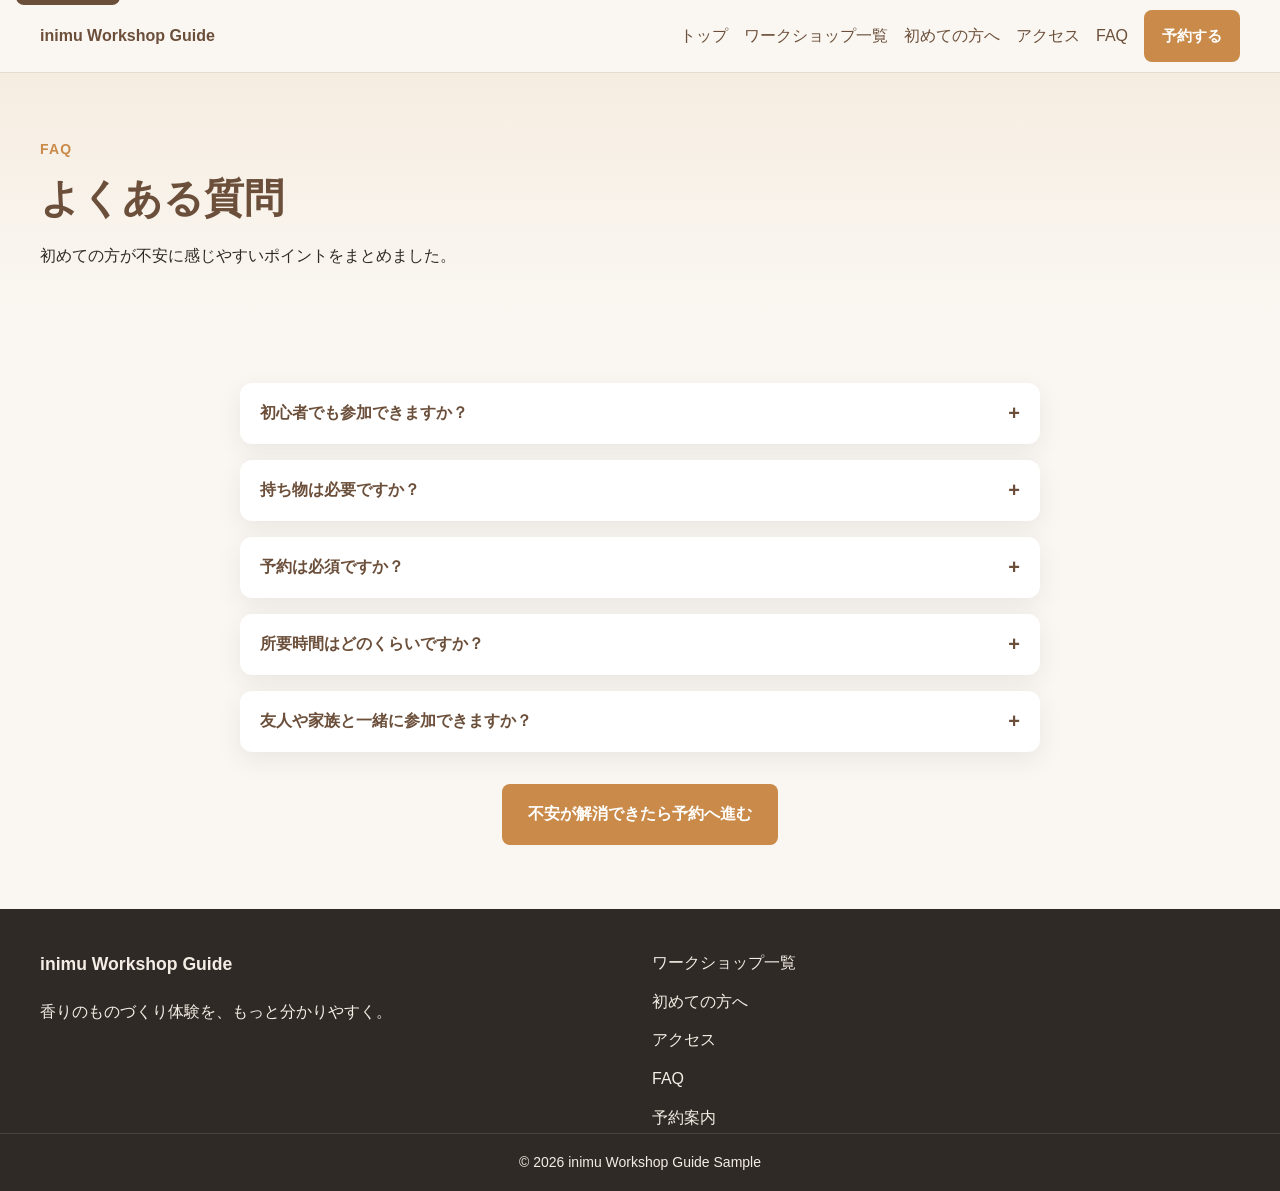
<file: faq.html>
<!DOCTYPE html>
<html lang="ja">

<head>
    <meta charset="UTF-8">
    <meta name="viewport" content="width=device-width, initial-scale=1.0">
    <title>FAQ | inimu Workshop Guide</title>
    <meta name="description" content="inimu ワークショップのよくある質問をまとめています。予約方法、持ち物、参加条件などを確認できます。">
    <link rel="stylesheet" href="style.css">
</head>

<body>
    <a class="skip-link" href="#main-content">本文へ移動</a>

    <header class="header">
        <div class="container header__inner">
            <a href="index.html" class="header__logo">inimu Workshop Guide</a>
            <button class="header__toggle" aria-label="メニューを開く" aria-controls="global-nav" aria-expanded="false">
                <span></span><span></span><span></span>
            </button>
            <nav class="header__nav" id="global-nav" aria-label="グローバルナビゲーション">
                <ul class="header__list">
                    <li><a href="index.html">トップ</a></li>
                    <li><a href="workshops.html">ワークショップ一覧</a></li>
                    <li><a href="beginners.html">初めての方へ</a></li>
                    <li><a href="access.html">アクセス</a></li>
                    <li><a href="faq.html">FAQ</a></li>
                    <li><a class="button button--small" href="reserve.html">予約する</a></li>
                </ul>
            </nav>
        </div>
    </header>

    <main id="main-content" class="page-main">
        <section class="page-header">
            <div class="container">
                <p class="section-heading__sub">FAQ</p>
                <h1>よくある質問</h1>
                <p>初めての方が不安に感じやすいポイントをまとめました。</p>
            </div>
        </section>

        <section class="section">
            <div class="container faq-list">
                <div class="faq-item">
                    <button class="faq-question" aria-expanded="false">
                        初心者でも参加できますか？
                    </button>
                    <div class="faq-answer">
                        <p>はい。スタッフによる説明やサポートがあるため、香りづくりが初めての方でも参加しやすい構成です。</p>
                    </div>
                </div>

                <div class="faq-item">
                    <button class="faq-question" aria-expanded="false">
                        持ち物は必要ですか？
                    </button>
                    <div class="faq-answer">
                        <p>特別な持ち物は不要です。手ぶらで参加できる想定で、気軽に体験いただけます。</p>
                    </div>
                </div>

                <div class="faq-item">
                    <button class="faq-question" aria-expanded="false">
                        予約は必須ですか？
                    </button>
                    <div class="faq-answer">
                        <p>当日の案内状況によって異なりますが、スムーズに参加するためには事前予約がおすすめです。</p>
                    </div>
                </div>

                <div class="faq-item">
                    <button class="faq-question" aria-expanded="false">
                        所要時間はどのくらいですか？
                    </button>
                    <div class="faq-answer">
                        <p>メニューによって異なりますが、約45分〜75分程度を目安に考えると分かりやすいです。</p>
                    </div>
                </div>

                <div class="faq-item">
                    <button class="faq-question" aria-expanded="false">
                        友人や家族と一緒に参加できますか？
                    </button>
                    <div class="faq-answer">
                        <p>はい。カップルや友人同士、家族で楽しめる体験としても提案しやすい内容です。</p>
                    </div>
                </div>

                <div class="section__action">
                    <a class="button" href="reserve.html">不安が解消できたら予約へ進む</a>
                </div>
            </div>
        </section>
    </main>

    <footer class="footer">
        <div class="container footer__inner">
            <div>
                <p class="footer__logo">inimu Workshop Guide</p>
                <p>香りのものづくり体験を、もっと分かりやすく。</p>
            </div>
            <nav aria-label="フッターナビゲーション">
                <ul class="footer__list">
                    <li><a href="workshops.html">ワークショップ一覧</a></li>
                    <li><a href="beginners.html">初めての方へ</a></li>
                    <li><a href="access.html">アクセス</a></li>
                    <li><a href="faq.html">FAQ</a></li>
                    <li><a href="reserve.html">予約案内</a></li>
                </ul>
            </nav>
        </div>
        <p class="footer__copy">&copy; 2026 inimu Workshop Guide Sample</p>
    </footer>

    <script src="script.js"></script>
</body>

</html>
</file>
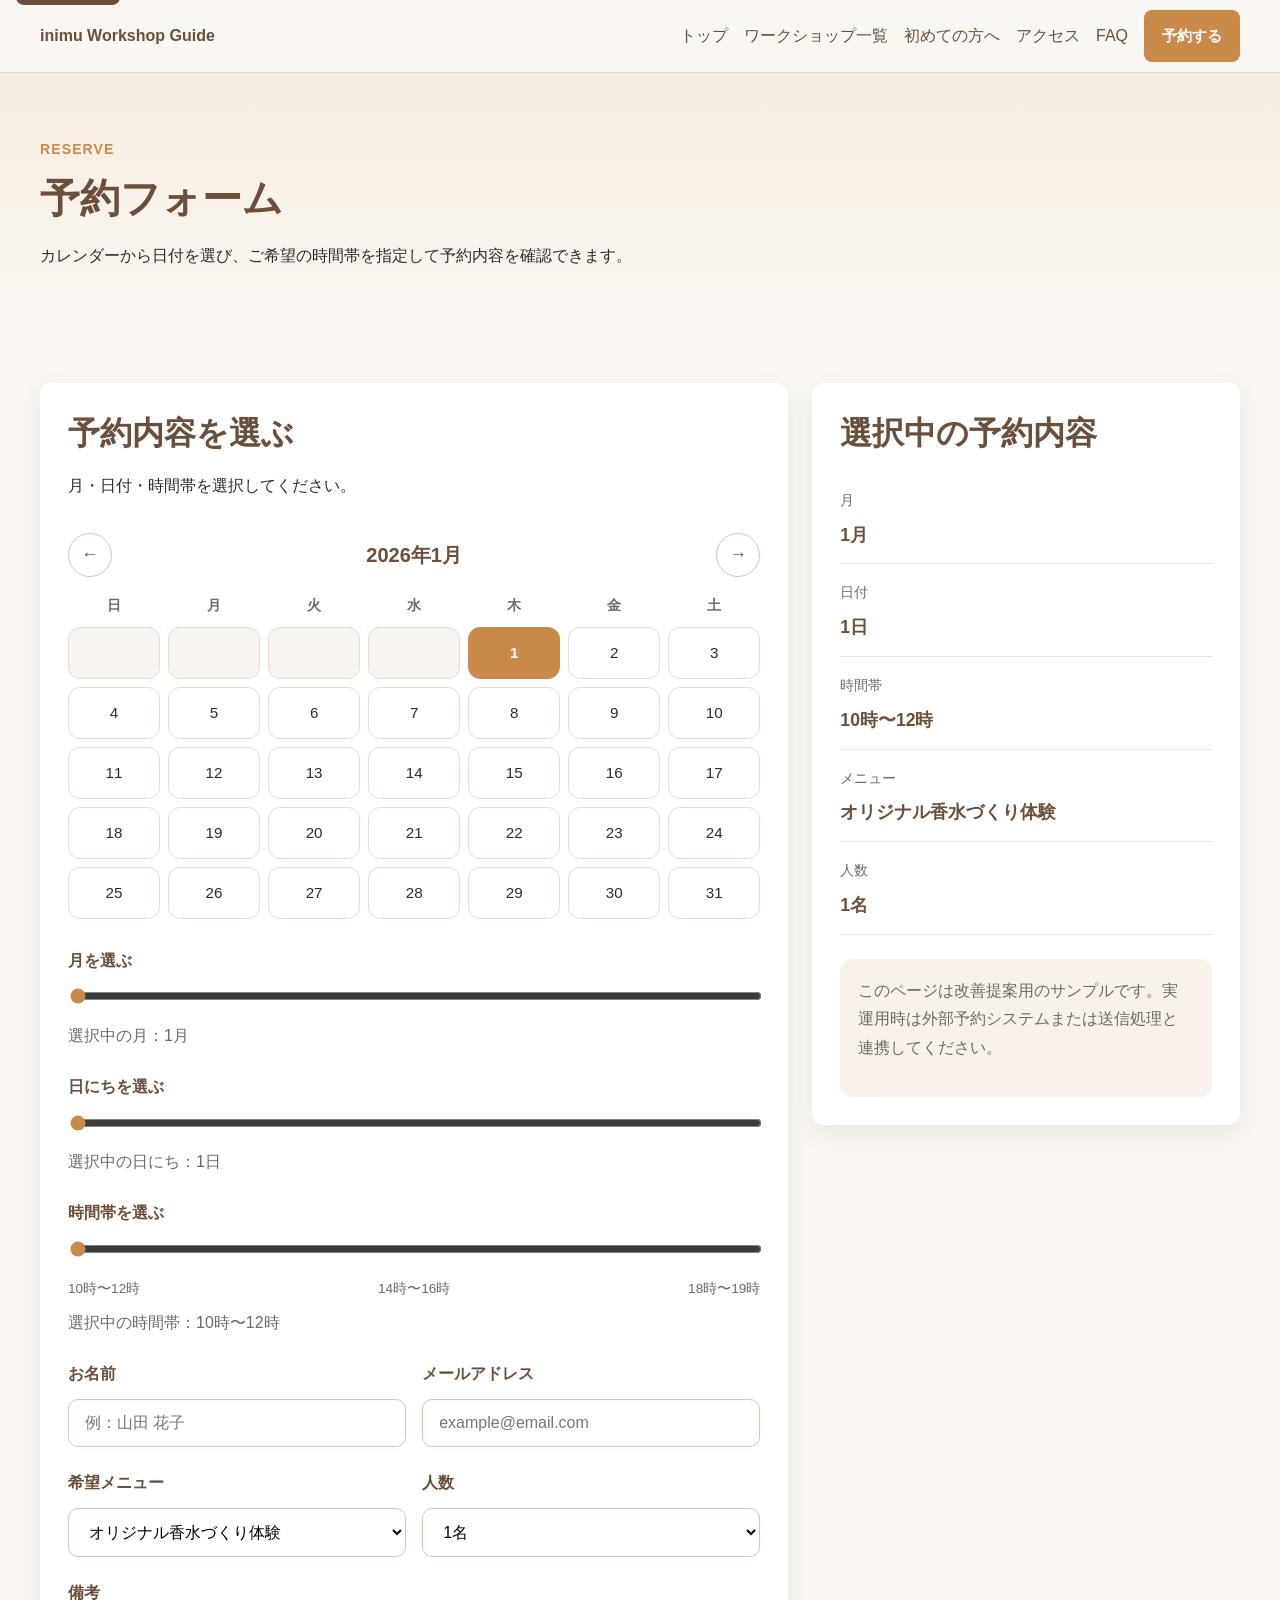
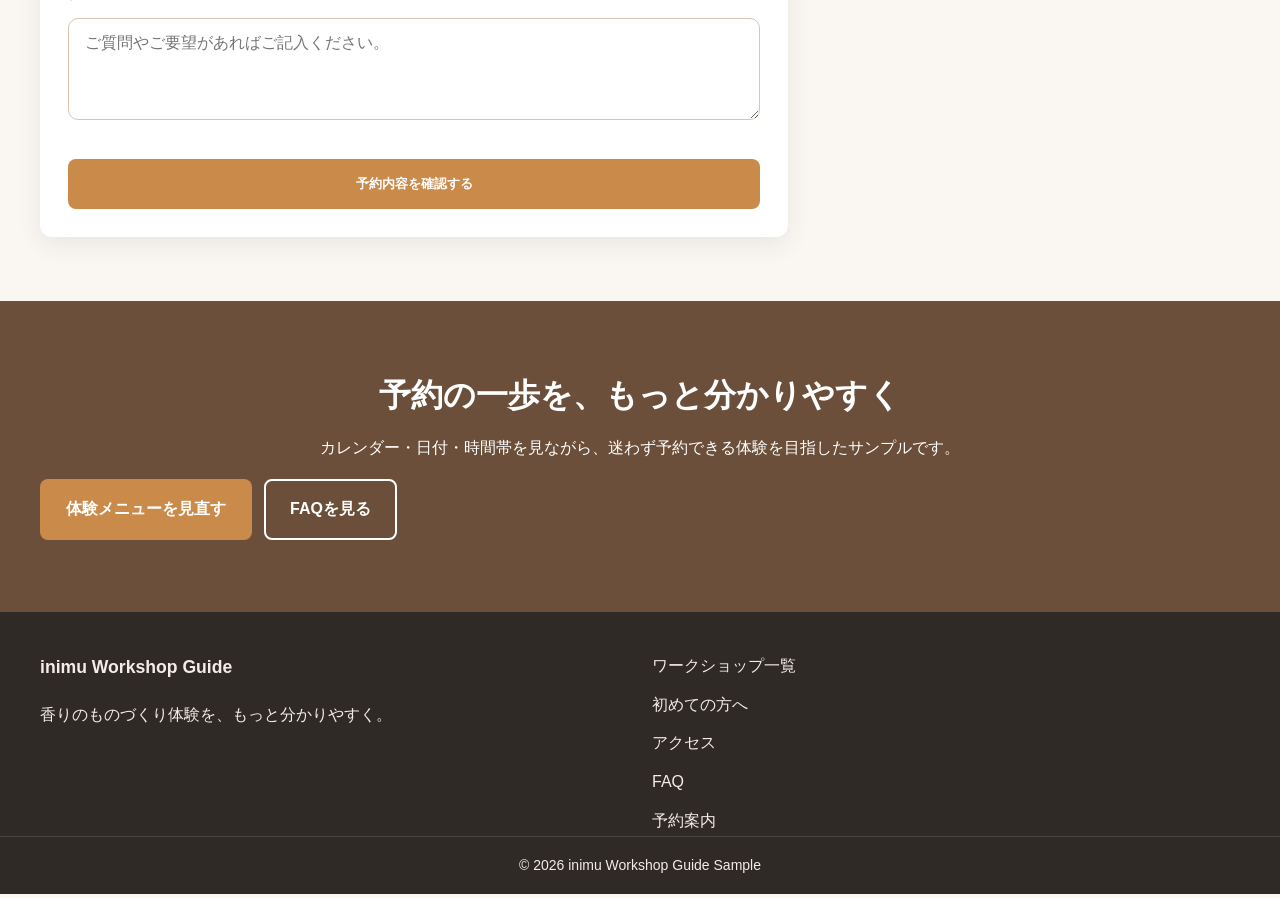
<file: reserve.html>
<!DOCTYPE html>
<html lang="ja">

<head>
    <meta charset="UTF-8">
    <meta name="viewport" content="width=device-width, initial-scale=1.0">
    <title>予約案内 | inimu Workshop Guide</title>
    <meta name="description" content="inimu ワークショップの予約フォームです。カレンダーで日付を選び、時間帯を指定して予約内容を確認できます。">
    <link rel="stylesheet" href="style.css">
</head>

<body>
    <a class="skip-link" href="#main-content">本文へ移動</a>

    <header class="header">
        <div class="container header__inner">
            <a href="index.html" class="header__logo">inimu Workshop Guide</a>

            <button class="header__toggle" aria-label="メニューを開く" aria-controls="global-nav" aria-expanded="false">
                <span></span><span></span><span></span>
            </button>

            <nav class="header__nav" id="global-nav" aria-label="グローバルナビゲーション">
                <ul class="header__list">
                    <li><a href="index.html">トップ</a></li>
                    <li><a href="workshops.html">ワークショップ一覧</a></li>
                    <li><a href="beginners.html">初めての方へ</a></li>
                    <li><a href="access.html">アクセス</a></li>
                    <li><a href="faq.html">FAQ</a></li>
                    <li><a class="button button--small" href="reserve.html">予約する</a></li>
                </ul>
            </nav>
        </div>
    </header>

    <main id="main-content" class="page-main">
        <section class="page-header">
            <div class="container">
                <p class="section-heading__sub">Reserve</p>
                <h1>予約フォーム</h1>
                <p>カレンダーから日付を選び、ご希望の時間帯を指定して予約内容を確認できます。</p>
            </div>
        </section>

        <section class="section">
            <div class="container reserve-layout">
                <!-- 左側：予約フォーム -->
                <div class="reserve-panel card">
                    <div class="section-heading">
                        <h2>予約内容を選ぶ</h2>
                        <p>月・日付・時間帯を選択してください。</p>
                    </div>

                    <!-- 月切り替え付きカレンダー -->
                    <div class="calendar-box">
                        <div class="calendar-header">
                            <button type="button" class="calendar-nav" id="prevMonth" aria-label="前の月へ">←</button>
                            <h3 id="calendarTitle" class="calendar-title">2026年3月</h3>
                            <button type="button" class="calendar-nav" id="nextMonth" aria-label="次の月へ">→</button>
                        </div>

                        <div class="calendar-weekdays" aria-hidden="true">
                            <span>日</span>
                            <span>月</span>
                            <span>火</span>
                            <span>水</span>
                            <span>木</span>
                            <span>金</span>
                            <span>土</span>
                        </div>

                        <div class="calendar-grid" id="calendarGrid"></div>
                    </div>

                    <!-- 月スライダー -->
                    <div class="reserve-field">
                        <label for="monthRange" class="reserve-label">月を選ぶ</label>
                        <input type="range" id="monthRange" min="0" max="11" step="1" value="0" class="reserve-range">
                        <p class="reserve-help">選択中の月：<span id="monthRangeValue">1月</span></p>
                    </div>

                    <!-- 日付スライダー -->
                    <div class="reserve-field">
                        <label for="dayRange" class="reserve-label">日にちを選ぶ</label>
                        <input type="range" id="dayRange" min="1" max="31" step="1" value="1" class="reserve-range">
                        <p class="reserve-help">選択中の日にち：<span id="dayRangeValue">1日</span></p>
                    </div>

                    <!-- 時間スライダー -->
                    <div class="reserve-field">
                        <label for="timeRange" class="reserve-label">時間帯を選ぶ</label>
                        <input type="range" id="timeRange" min="0" max="2" step="1" value="0" class="reserve-range">
                        <div class="time-scale">
                            <span>10時〜12時</span>
                            <span>14時〜16時</span>
                            <span>18時〜19時</span>
                        </div>
                        <p class="reserve-help">選択中の時間帯：<span id="timeRangeValue">10時〜12時</span></p>
                    </div>

                    <!-- フォーム -->
                    <form class="reserve-form" id="reserveForm">
                        <div class="reserve-form__grid">
                            <div class="reserve-field">
                                <label for="name" class="reserve-label">お名前</label>
                                <input type="text" id="name" name="name" class="reserve-input" placeholder="例：山田 花子">
                            </div>

                            <div class="reserve-field">
                                <label for="email" class="reserve-label">メールアドレス</label>
                                <input type="email" id="email" name="email" class="reserve-input"
                                    placeholder="example@email.com">
                            </div>
                        </div>

                        <div class="reserve-form__grid">
                            <div class="reserve-field">
                                <label for="workshop" class="reserve-label">希望メニュー</label>
                                <select id="workshop" name="workshop" class="reserve-input">
                                    <option>オリジナル香水づくり体験</option>
                                    <option>ディフューザーづくり体験</option>
                                    <option>季節限定ワークショップ</option>
                                </select>
                            </div>

                            <div class="reserve-field">
                                <label for="people" class="reserve-label">人数</label>
                                <select id="people" name="people" class="reserve-input">
                                    <option>1名</option>
                                    <option>2名</option>
                                    <option>3名</option>
                                    <option>4名</option>
                                </select>
                            </div>
                        </div>

                        <div class="reserve-field">
                            <label for="message" class="reserve-label">備考</label>
                            <textarea id="message" name="message" rows="4" class="reserve-input"
                                placeholder="ご質問やご要望があればご記入ください。"></textarea>
                        </div>

                        <button type="submit" class="button reserve-submit">予約内容を確認する</button>
                    </form>
                </div>

                <!-- 右側：選択内容表示 -->
                <aside class="reserve-summary card" aria-live="polite">
                    <div class="section-heading">
                        <h2>選択中の予約内容</h2>
                    </div>

                    <dl class="reserve-summary__list">
                        <div>
                            <dt>月</dt>
                            <dd id="summaryMonth">1月</dd>
                        </div>
                        <div>
                            <dt>日付</dt>
                            <dd id="summaryDay">1日</dd>
                        </div>
                        <div>
                            <dt>時間帯</dt>
                            <dd id="summaryTime">10時〜12時</dd>
                        </div>
                        <div>
                            <dt>メニュー</dt>
                            <dd id="summaryWorkshop">オリジナル香水づくり体験</dd>
                        </div>
                        <div>
                            <dt>人数</dt>
                            <dd id="summaryPeople">1名</dd>
                        </div>
                    </dl>

                    <div class="reserve-note">
                        <p>このページは改善提案用のサンプルです。実運用時は外部予約システムまたは送信処理と連携してください。</p>
                    </div>
                </aside>
            </div>
        </section>

        <section class="cta-section">
            <div class="container cta-section__inner">
                <h2>予約の一歩を、もっと分かりやすく</h2>
                <p>カレンダー・日付・時間帯を見ながら、迷わず予約できる体験を目指したサンプルです。</p>
                <div class="hero__buttons">
                    <a class="button" href="workshops.html">体験メニューを見直す</a>
                    <a class="button button--sub button--light" href="faq.html">FAQを見る</a>
                </div>
            </div>
        </section>
    </main>

    <footer class="footer">
        <div class="container footer__inner">
            <div>
                <p class="footer__logo">inimu Workshop Guide</p>
                <p>香りのものづくり体験を、もっと分かりやすく。</p>
            </div>
            <nav aria-label="フッターナビゲーション">
                <ul class="footer__list">
                    <li><a href="workshops.html">ワークショップ一覧</a></li>
                    <li><a href="beginners.html">初めての方へ</a></li>
                    <li><a href="access.html">アクセス</a></li>
                    <li><a href="faq.html">FAQ</a></li>
                    <li><a href="reserve.html">予約案内</a></li>
                </ul>
            </nav>
        </div>
        <p class="footer__copy">&copy; 2026 inimu Workshop Guide Sample</p>
    </footer>

    <script src="script.js"></script>
</body>

</html>
</file>
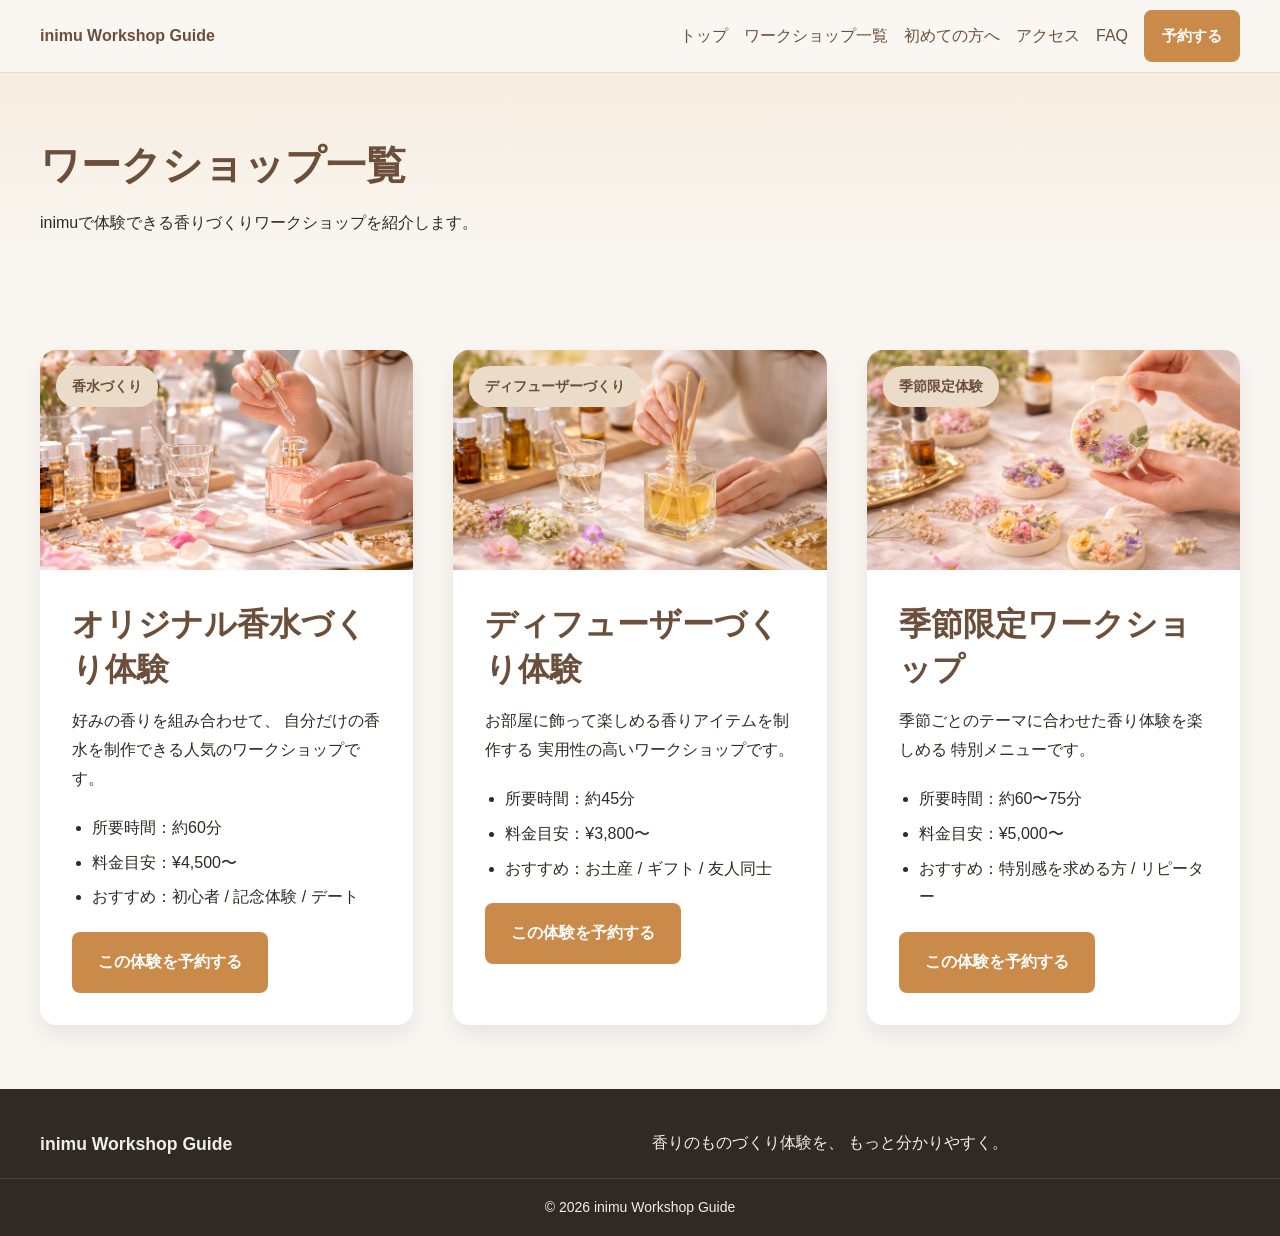
<file: workshops.html>
<!DOCTYPE html>
<html lang="ja">

<head>
    <meta charset="UTF-8">
    <meta name="viewport" content="width=device-width, initial-scale=1.0">

    <title>ワークショップ一覧 | inimu Workshop Guide</title>

    <link rel="stylesheet" href="style.css">

</head>

<body>

    <header class="header">

        <div class="container header__inner">

            <a href="index.html" class="header__logo">
                inimu Workshop Guide
            </a>

            <nav class="header__nav">
                <ul class="header__list">

                    <li><a href="index.html">トップ</a></li>
                    <li><a href="workshops.html">ワークショップ一覧</a></li>
                    <li><a href="beginners.html">初めての方へ</a></li>
                    <li><a href="access.html">アクセス</a></li>
                    <li><a href="faq.html">FAQ</a></li>

                    <li>
                        <a class="button button--small" href="reserve.html">
                            予約する
                        </a>
                    </li>

                </ul>
            </nav>

        </div>
    </header>


    <main>


        <!-- ページタイトル -->

        <section class="page-header">

            <div class="container">

                <h1>ワークショップ一覧</h1>

                <p>
                    inimuで体験できる香りづくりワークショップを紹介します。
                </p>

            </div>

        </section>



        <!-- ワークショップ一覧 -->

        <section class="section">

            <div class="container">

                <div class="workshop-grid">


                    <!-- 香水づくり -->

                    <article class="workshop-detail-card">

                        <div class="workshop-detail-image">

                            <img src="make1.png" alt="香水づくり体験">

                            <span class="workshop-label">
                                香水づくり
                            </span>

                        </div>

                        <div class="workshop-detail-body">

                            <h2>オリジナル香水づくり体験</h2>

                            <p>
                                好みの香りを組み合わせて、
                                自分だけの香水を制作できる人気のワークショップです。
                            </p>

                            <ul>

                                <li>所要時間：約60分</li>

                                <li>料金目安：¥4,500〜</li>

                                <li>おすすめ：初心者 / 記念体験 / デート</li>

                            </ul>

                            <a class="button" href="reserve.html">
                                この体験を予約する
                            </a>

                        </div>

                    </article>



                    <!-- ディフューザー -->

                    <article class="workshop-detail-card">

                        <div class="workshop-detail-image">

                            <img src="make2.png" alt="ディフューザーづくり体験">

                            <span class="workshop-label">
                                ディフューザーづくり
                            </span>

                        </div>

                        <div class="workshop-detail-body">

                            <h2>ディフューザーづくり体験</h2>

                            <p>
                                お部屋に飾って楽しめる香りアイテムを制作する
                                実用性の高いワークショップです。
                            </p>

                            <ul>

                                <li>所要時間：約45分</li>

                                <li>料金目安：¥3,800〜</li>

                                <li>おすすめ：お土産 / ギフト / 友人同士</li>

                            </ul>

                            <a class="button" href="reserve.html">
                                この体験を予約する
                            </a>

                        </div>

                    </article>



                    <!-- 季節限定 -->

                    <article class="workshop-detail-card">

                        <div class="workshop-detail-image">

                            <img src="make3.png" alt="季節限定ワークショップ">

                            <span class="workshop-label">
                                季節限定体験
                            </span>

                        </div>

                        <div class="workshop-detail-body">

                            <h2>季節限定ワークショップ</h2>

                            <p>
                                季節ごとのテーマに合わせた香り体験を楽しめる
                                特別メニューです。
                            </p>

                            <ul>

                                <li>所要時間：約60〜75分</li>

                                <li>料金目安：¥5,000〜</li>

                                <li>おすすめ：特別感を求める方 / リピーター</li>

                            </ul>

                            <a class="button" href="reserve.html">
                                この体験を予約する
                            </a>

                        </div>

                    </article>


                </div>

            </div>

        </section>


    </main>



    <footer class="footer">

        <div class="container footer__inner">

            <p class="footer__logo">
                inimu Workshop Guide
            </p>

            <p>
                香りのものづくり体験を、
                もっと分かりやすく。
            </p>

        </div>

        <p class="footer__copy">
            © 2026 inimu Workshop Guide
        </p>

    </footer>


</body>

</html>
</file>
<file: style.css>
/* =========================
   基本設定
========================= */
:root {
    --color-main: #6B4F3A;
    --color-sub: #EADCC8;
    --color-accent: #C98A4A;
    --color-bg: #FAF7F2;
    --color-text: #2F2A26;
    --color-muted: #6F6A65;
    --color-white: #ffffff;
    --shadow: 0 8px 24px rgba(47, 42, 38, 0.08);
    --radius-sm: 8px;
    --radius-md: 12px;
    --radius-lg: 20px;
    --container-width: 1200px;
}

*,
*::before,
*::after {
    box-sizing: border-box;
}

html {
    scroll-behavior: smooth;
}

body {
    margin: 0;
    font-family: "Hiragino Sans", "Yu Gothic", "Meiryo", sans-serif;
    font-size: 16px;
    line-height: 1.8;
    color: var(--color-text);
    background-color: var(--color-bg);
}

img {
    max-width: 100%;
    height: auto;
    display: block;
}

a {
    color: var(--color-main);
    text-decoration: none;
}

a:hover {
    opacity: 0.85;
}

h1,
h2,
h3 {
    line-height: 1.4;
    margin-top: 0;
    color: var(--color-main);
}

h1 {
    font-size: 2rem;
    margin-bottom: 1rem;
}

h2 {
    font-size: 1.625rem;
    margin-bottom: 1rem;
}

h3 {
    font-size: 1.25rem;
    margin-bottom: 0.75rem;
}

p,
ul,
ol,
dl,
table {
    margin-top: 0;
}

ul,
ol {
    padding-left: 1.25rem;
}

.container {
    width: min(100% - 32px, var(--container-width));
    margin: 0 auto;
}

.section {
    padding: 64px 0;
}

.section--accent {
    background-color: #f3ebdf;
}

.section--soft {
    background-color: #f7f1e8;
}

.page-main {
    min-height: 60vh;
}

.page-header {
    padding: 64px 0 32px;
    background: linear-gradient(180deg, #f6ede1 0%, var(--color-bg) 100%);
}

.section-heading {
    margin-bottom: 32px;
}

.section-heading__sub {
    margin-bottom: 8px;
    font-size: 0.875rem;
    color: var(--color-accent);
    font-weight: bold;
    letter-spacing: 0.08em;
    text-transform: uppercase;
}

.lead {
    margin-bottom: 24px;
    color: var(--color-muted);
}

.sr-only {
    position: absolute;
    width: 1px;
    height: 1px;
    padding: 0;
    overflow: hidden;
    clip: rect(0, 0, 0, 0);
    white-space: nowrap;
    border: 0;
}

.skip-link {
    position: absolute;
    top: -40px;
    left: 16px;
    background: var(--color-main);
    color: var(--color-white);
    padding: 8px 12px;
    border-radius: var(--radius-sm);
    z-index: 999;
}

.skip-link:focus {
    top: 16px;
}

/* =========================
     ボタン
  ========================= */
.button {
    display: inline-flex;
    align-items: center;
    justify-content: center;
    padding: 14px 24px;
    border-radius: var(--radius-sm);
    background-color: var(--color-accent);
    color: var(--color-white);
    font-weight: bold;
    border: 2px solid transparent;
    transition: 0.3s;
}

.button:hover,
.button:focus {
    opacity: 1;
    transform: translateY(-1px);
}

.button--sub {
    background-color: transparent;
    color: var(--color-main);
    border-color: var(--color-main);
}

.button--small {
    padding: 10px 16px;
    font-size: 0.95rem;
}

.text-link {
    display: inline-block;
    margin-top: 12px;
    font-weight: bold;
}

/* =========================
     ヘッダー
  ========================= */
.header {
    position: sticky;
    top: 0;
    z-index: 100;
    background-color: rgba(250, 247, 242, 0.96);
    border-bottom: 1px solid #e8dccf;
    backdrop-filter: blur(8px);
}

.header__inner {
    display: flex;
    align-items: center;
    justify-content: space-between;
    min-height: 72px;
}

.header__logo {
    font-weight: bold;
    color: var(--color-main);
    font-size: 1rem;
}

.header__toggle {
    display: inline-flex;
    flex-direction: column;
    gap: 5px;
    background: transparent;
    border: none;
    cursor: pointer;
}

.header__toggle span {
    width: 28px;
    height: 3px;
    background-color: var(--color-main);
    border-radius: 999px;
}

.header__nav {
    display: none;
    position: absolute;
    top: 72px;
    left: 0;
    width: 100%;
    background-color: var(--color-white);
    border-bottom: 1px solid #eee;
    box-shadow: var(--shadow);
}

.header__nav.is-open {
    display: block;
}

.header__list {
    list-style: none;
    margin: 0;
    padding: 16px;
    display: flex;
    flex-direction: column;
    gap: 16px;
}

/* =========================
     ヒーロー
  ========================= */
.hero {
    padding: 48px 0 64px;
    background: linear-gradient(180deg, #f6ede1 0%, var(--color-bg) 100%);
}

.hero__inner {
    display: grid;
    gap: 32px;
    align-items: center;
}

.hero__label {
    display: inline-block;
    margin-bottom: 12px;
    padding: 6px 12px;
    border-radius: 999px;
    background-color: var(--color-sub);
    color: var(--color-main);
    font-size: 0.875rem;
    font-weight: bold;
}

.hero__text {
    color: var(--color-muted);
    margin-bottom: 24px;
}

.hero__buttons {
    display: flex;
    flex-direction: column;
    gap: 12px;
}

/* =========================
     ダミー画像
  ========================= */
.dummy-image {
    width: 100%;
    min-height: 220px;
    display: grid;
    place-items: center;
    background: linear-gradient(135deg, #eadcc8, #f7f1e8);
    color: var(--color-main);
    border-radius: var(--radius-md);
    border: 1px solid #ddcfbf;
    font-weight: bold;
}

.dummy-image--large {
    min-height: 360px;
}

.dummy-image--tall {
    min-height: 420px;
}

/* =========================
     カード・グリッド
  ========================= */
.card {
    background-color: var(--color-white);
    border-radius: var(--radius-md);
    padding: 24px;
    box-shadow: var(--shadow);
}

.feature-grid,
.card-grid,
.step-cards,
.faq-preview {
    display: grid;
    gap: 20px;
}

.workshop-card {
    overflow: hidden;
    padding: 0;
}

.workshop-card__body {
    padding: 20px;
}

.meta-list {
    list-style: disc;
    padding-left: 20px;
    color: var(--color-muted);
}

.step-list li {
    margin-bottom: 12px;
}

.info-list li {
    margin-bottom: 10px;
}

.section__action {
    margin-top: 32px;
    text-align: center;
}

.two-column {
    display: grid;
    gap: 24px;
    align-items: center;
}

.access-box {
    display: grid;
    gap: 20px;
    align-items: center;
}

.access-box__title {
    font-size: 1.25rem;
    font-weight: bold;
    color: var(--color-main);
}

.info-definition dt {
    font-weight: bold;
    color: var(--color-main);
}

.info-definition dd {
    margin: 0 0 16px;
    color: var(--color-muted);
}

/* =========================
     FAQ
  ========================= */
.faq-list {
    max-width: 800px;
}

.faq-item {
    margin-bottom: 16px;
    border-radius: var(--radius-md);
    background-color: var(--color-white);
    box-shadow: var(--shadow);
    overflow: hidden;
}

.faq-question {
    width: 100%;
    text-align: left;
    padding: 20px;
    background-color: transparent;
    border: none;
    font-size: 1rem;
    font-weight: bold;
    color: var(--color-main);
    cursor: pointer;
    position: relative;
}

.faq-question::after {
    content: "+";
    position: absolute;
    right: 20px;
    top: 50%;
    transform: translateY(-50%);
    font-size: 1.25rem;
}

.faq-question[aria-expanded="true"]::after {
    content: "−";
}

.faq-answer {
    display: none;
    padding: 0 20px 20px;
    color: var(--color-muted);
}

.faq-answer.is-open {
    display: block;
}

/* =========================
     CTA・フッター
  ========================= */
.cta-section {
    padding: 72px 0;
    background-color: var(--color-main);
    color: var(--color-white);
}

.cta-section h2,
.cta-section p {
    color: var(--color-white);
}

.cta-section__inner {
    text-align: center;
}

.footer {
    background-color: #2f2a26;
    color: #f4ede5;
    padding-top: 40px;
}

.footer a {
    color: #f4ede5;
}

.footer__inner {
    display: grid;
    gap: 24px;
}

.footer__logo {
    font-weight: bold;
    font-size: 1.1rem;
}

.footer__list {
    list-style: none;
    padding: 0;
    margin: 0;
    display: grid;
    gap: 10px;
}

.footer__copy {
    text-align: center;
    margin: 0;
    padding: 16px;
    border-top: 1px solid rgba(255, 255, 255, 0.12);
    font-size: 0.875rem;
}

/* =========================
     テーブル
  ========================= */
.comparison-table-wrapper {
    overflow-x: auto;
    margin-bottom: 32px;
}

.comparison-table {
    width: 100%;
    min-width: 700px;
    border-collapse: collapse;
    background-color: var(--color-white);
    box-shadow: var(--shadow);
    border-radius: var(--radius-md);
    overflow: hidden;
}

.comparison-table th,
.comparison-table td {
    padding: 16px;
    border-bottom: 1px solid #eee;
    text-align: left;
}

.comparison-table th {
    background-color: var(--color-sub);
    color: var(--color-main);
}

/* =========================
     レスポンシブ
  ========================= */
@media (min-width: 768px) {
    h1 {
        font-size: 2.5rem;
    }

    h2 {
        font-size: 2rem;
    }

    .hero__inner,
    .two-column,
    .access-box {
        grid-template-columns: 1fr 1fr;
    }

    .hero__buttons {
        flex-direction: row;
        flex-wrap: wrap;
    }

    .feature-grid {
        grid-template-columns: repeat(3, 1fr);
    }

    .card-grid {
        grid-template-columns: repeat(3, 1fr);
    }

    .step-cards {
        grid-template-columns: repeat(2, 1fr);
    }

    .faq-preview {
        grid-template-columns: repeat(3, 1fr);
    }

    .footer__inner {
        grid-template-columns: 1fr 1fr;
        align-items: start;
    }
}

@media (min-width: 992px) {
    .header__toggle {
        display: none;
    }

    .header__nav {
        display: block;
        position: static;
        width: auto;
        background-color: transparent;
        border-bottom: none;
        box-shadow: none;
    }

    .header__list {
        flex-direction: row;
        align-items: center;
        padding: 0;
    }
}

/* =========================
   ヒーロー（フルワイド画像版）
========================= */
.hero {
    position: relative;
    overflow: hidden;
}

.hero--full {
    width: 100%;
    min-height: 78vh;
    padding: 0;
    background: none;
}

.hero__media {
    width: 100%;
    height: 78vh;
    position: relative;
}

.hero__media::after {
    content: "";
    position: absolute;
    inset: 0;
    background: rgba(47, 42, 38, 0.28);
}

.hero__full-image {
    display: block;
    width: 100%;
    height: 100%;
    object-fit: cover;
}

.hero__overlay {
    position: absolute;
    inset: 0;
    display: flex;
    align-items: center;
}

.hero__content--overlay {
    max-width: 640px;
    color: #ffffff;
    padding: 24px 0;
}

.hero__content--overlay h1,
.hero__content--overlay .hero__text {
    color: #ffffff;
}

.hero__content--overlay .hero__label {
    background-color: rgba(255, 255, 255, 0.18);
    color: #ffffff;
    backdrop-filter: blur(4px);
}

.button--light {
    color: #ffffff;
    border-color: #ffffff;
    background-color: transparent;
}

.button--light:hover,
.button--light:focus {
    background-color: rgba(255, 255, 255, 0.12);
}

/* スマホでは少し高さを調整 */
@media (max-width: 767px) {

    .hero--full,
    .hero__media {
        min-height: 72vh;
        height: 72vh;
    }

    .hero__content--overlay {
        max-width: 100%;
    }
}

.beginner-image-wrap {
    width: 100%;
}

.beginner-image {
    display: block;
    width: 100%;
    height: 100%;
    min-height: 420px;
    object-fit: cover;
    border-radius: var(--radius-md);
    box-shadow: var(--shadow);
    border: 1px solid #ddcfbf;
    background-color: #f7f1e8;
}

@media (max-width: 767px) {
    .beginner-image {
        min-height: 260px;
    }
}

/* =========================
   Beginners page
========================= */
.guide-hero {
    padding: 56px 0 72px;
    background: linear-gradient(180deg, #f6efe6 0%, #faf7f2 100%);
}

.guide-hero__inner {
    display: grid;
    gap: 32px;
    align-items: center;
}

.guide-hero__content h1 {
    margin-bottom: 16px;
}

.guide-hero__text {
    max-width: 620px;
    color: var(--color-muted);
    margin-bottom: 24px;
}

.guide-hero__badges {
    display: flex;
    flex-wrap: wrap;
    gap: 10px;
    margin-bottom: 24px;
}

.guide-badge {
    display: inline-flex;
    align-items: center;
    padding: 8px 14px;
    border-radius: 999px;
    background-color: var(--color-white);
    border: 1px solid #ddd1c2;
    color: var(--color-main);
    font-size: 0.9rem;
    font-weight: bold;
}

.guide-hero__visual {
    width: 100%;
}

.guide-hero__image {
    display: block;
    width: 100%;
    min-height: 320px;
    object-fit: cover;
    border-radius: 20px;
    box-shadow: var(--shadow);
}

.guide-intro {
    display: grid;
    gap: 20px;
    align-items: start;
}

.guide-intro__icon {
    width: 72px;
    height: 72px;
    display: grid;
    place-items: center;
    border-radius: 50%;
    background-color: var(--color-sub);
    font-size: 2rem;
    flex-shrink: 0;
}

.guide-intro__body p:last-child {
    margin-bottom: 0;
}

.guide-step-grid {
    display: grid;
    gap: 20px;
}

.guide-step-card {
    position: relative;
    background-color: var(--color-white);
    border-radius: 16px;
    padding: 24px;
    box-shadow: var(--shadow);
    overflow: hidden;
}

.guide-step-card__number {
    position: absolute;
    top: 14px;
    right: 16px;
    font-size: 0.9rem;
    font-weight: bold;
    color: #c7b39c;
    letter-spacing: 0.08em;
}

.guide-step-card__icon {
    width: 60px;
    height: 60px;
    display: grid;
    place-items: center;
    border-radius: 14px;
    background-color: #f5ede3;
    font-size: 1.8rem;
    margin-bottom: 16px;
}

.fragrance-layout {
    display: grid;
    gap: 24px;
    align-items: start;
}

.fragrance-pyramid {
    padding: 28px;
}

.pyramid {
    max-width: 420px;
    margin: 0 auto;
}

.pyramid__top,
.pyramid__middle,
.pyramid__base {
    margin: 0 auto 12px;
    color: #fff;
    text-align: center;
    padding: 18px 12px;
    clip-path: polygon(50% 0%, 100% 100%, 0% 100%);
    display: flex;
    flex-direction: column;
    justify-content: center;
    min-height: 120px;
}

.pyramid__top {
    width: 45%;
    background: linear-gradient(180deg, #dca25d 0%, #c98a4a 100%);
}

.pyramid__middle {
    width: 72%;
    background: linear-gradient(180deg, #b9a155 0%, #9c8a46 100%);
}

.pyramid__base {
    width: 100%;
    background: linear-gradient(180deg, #63a88f 0%, #4f8f78 100%);
}

.pyramid__label {
    font-weight: bold;
    font-size: 1rem;
    line-height: 1.3;
}

.pyramid__text {
    font-size: 0.88rem;
    line-height: 1.4;
    margin-top: 6px;
}

.fragrance-notes {
    display: grid;
    gap: 16px;
}

.fragrance-note-card {
    display: grid;
    grid-template-columns: 56px 1fr;
    gap: 16px;
    align-items: start;
}

.fragrance-note-card__icon {
    width: 56px;
    height: 56px;
    display: grid;
    place-items: center;
    border-radius: 14px;
    background-color: #f5ede3;
    font-size: 1.5rem;
}

.guide-support-grid {
    display: grid;
    gap: 20px;
}

.guide-support-card {
    text-align: center;
}

.guide-support-card__icon {
    width: 72px;
    height: 72px;
    margin: 0 auto 16px;
    display: grid;
    place-items: center;
    border-radius: 50%;
    background-color: #f3e8db;
    font-size: 2rem;
}

.guide-concern-list {
    display: grid;
    gap: 16px;
}

.guide-concern {
    display: grid;
    grid-template-columns: 56px 1fr;
    gap: 16px;
    align-items: start;
}

.guide-concern__q {
    width: 56px;
    height: 56px;
    border-radius: 50%;
    display: grid;
    place-items: center;
    background-color: var(--color-main);
    color: var(--color-white);
    font-weight: bold;
    font-size: 1.1rem;
}

.guide-concern__body h3 {
    margin-bottom: 8px;
}

.guide-checklist {
    max-width: 760px;
}

.guide-checklist__list {
    list-style: none;
    padding: 0;
    margin: 0;
}

.guide-checklist__list li {
    position: relative;
    padding-left: 34px;
    margin-bottom: 14px;
}

.guide-checklist__list li:last-child {
    margin-bottom: 0;
}

.guide-checklist__list li::before {
    content: "✓";
    position: absolute;
    left: 0;
    top: 0;
    width: 22px;
    height: 22px;
    border-radius: 50%;
    display: grid;
    place-items: center;
    background-color: var(--color-accent);
    color: var(--color-white);
    font-size: 0.85rem;
    font-weight: bold;
}

@media (min-width: 768px) {
    .guide-hero__inner {
        grid-template-columns: 1.05fr 0.95fr;
    }

    .guide-intro {
        grid-template-columns: 88px 1fr;
    }

    .guide-step-grid {
        grid-template-columns: repeat(2, 1fr);
    }

    .fragrance-layout {
        grid-template-columns: 1fr 1fr;
    }

    .guide-support-grid {
        grid-template-columns: repeat(3, 1fr);
    }
}

@media (min-width: 992px) {
    .guide-hero {
        padding: 72px 0 88px;
    }

    .guide-step-grid {
        grid-template-columns: repeat(4, 1fr);
    }
}

/* ワークショップカード */

.workshop-card {
    overflow: hidden;
    padding: 0;
}

.workshop-card__image {
    position: relative;
    width: 100%;
    height: 220px;
    overflow: hidden;
    border-bottom: 1px solid #eee;
}

.workshop-card__image img {
    width: 100%;
    height: 100%;
    object-fit: cover;
    display: block;
}

.workshop-label {
    position: absolute;
    top: 16px;
    left: 16px;

    background: #EADCC8;
    color: #6B4F3A;

    padding: 8px 16px;
    border-radius: 20px;

    font-size: 14px;
    font-weight: 600;
}

.workshop-card__body {
    padding: 24px;
}

/* ワークショップ詳細 */

.workshop-grid {
    display: grid;
    gap: 40px;
}

.workshop-detail-card {
    background: #ffffff;
    border-radius: 16px;
    overflow: hidden;
    box-shadow: 0 10px 25px rgba(0, 0, 0, 0.08);
}

.workshop-detail-image {
    position: relative;
    height: 320px;
    overflow: hidden;
}

.workshop-detail-image img {
    width: 100%;
    height: 100%;
    object-fit: cover;
}

.workshop-detail-body {
    padding: 32px;
}

.workshop-detail-body h2 {
    margin-bottom: 16px;
}

.workshop-detail-body ul {
    margin: 20px 0;
    padding-left: 20px;
}

.workshop-detail-body li {
    margin-bottom: 6px;
}

@media (min-width:768px) {

    .workshop-grid {
        grid-template-columns: repeat(3, 1fr);
    }

    .workshop-detail-image {
        height: 220px;
    }

}

/* =========================
   桜吹雪エフェクト
========================= */
.sakura-container {
    position: fixed;
    inset: 0;
    pointer-events: none;
    overflow: hidden;
    z-index: 9999;
}

.sakura {
    position: absolute;
    top: -40px;
    right: -40px;
    width: 18px;
    height: 18px;
    opacity: 0.85;
    border-radius: 70% 0 70% 0;
    background: linear-gradient(135deg, #ffd7e6 0%, #ffc4da 55%, #fff1f6 100%);
    box-shadow: 0 0 6px rgba(255, 196, 218, 0.35);
    transform: rotate(20deg);
    animation-name: sakura-fall;
    animation-timing-function: linear;
    animation-fill-mode: forwards;
}

.sakura::before {
    content: "";
    position: absolute;
    inset: 2px 7px 2px 7px;
    border-radius: 999px;
    background: rgba(255, 255, 255, 0.45);
    transform: rotate(18deg);
}

@keyframes sakura-fall {
    0% {
        transform: translate3d(0, 0, 0) rotate(15deg) scale(0.8);
        opacity: 0;
    }

    10% {
        opacity: 0.9;
    }

    100% {
        transform: translate3d(-110vw, 110vh, 0) rotate(540deg) scale(1);
        opacity: 0;
    }
}

/* 動きを少し変えるバリエーション */
.sakura--small {
    width: 12px;
    height: 12px;
    opacity: 0.7;
}

.sakura--large {
    width: 24px;
    height: 24px;
    opacity: 0.9;
}

@media (max-width: 767px) {
    .sakura {
        width: 14px;
        height: 14px;
    }

    .sakura--large {
        width: 18px;
        height: 18px;
    }
}

/* =========================
   Reserve page
========================= */
.reserve-layout {
    display: grid;
    gap: 24px;
}

.reserve-panel,
.reserve-summary {
    padding: 28px;
}

.calendar-box {
    margin-bottom: 28px;
}

.calendar-header {
    display: flex;
    align-items: center;
    justify-content: space-between;
    gap: 16px;
    margin-bottom: 16px;
}

.calendar-title {
    margin: 0;
    font-size: 1.25rem;
    text-align: center;
    flex: 1;
}

.calendar-nav {
    width: 44px;
    height: 44px;
    border: 1px solid #d8c6b2;
    background-color: #fff;
    color: var(--color-main);
    border-radius: 50%;
    font-size: 1.1rem;
    cursor: pointer;
}

.calendar-weekdays,
.calendar-grid {
    display: grid;
    grid-template-columns: repeat(7, 1fr);
    gap: 8px;
}

.calendar-weekdays {
    margin-bottom: 8px;
}

.calendar-weekdays span {
    text-align: center;
    font-weight: bold;
    color: var(--color-muted);
    font-size: 0.9rem;
}

.calendar-day {
    min-height: 52px;
    border: 1px solid #eadcc8;
    background-color: #fff;
    border-radius: 12px;
    cursor: pointer;
    font-size: 0.95rem;
    color: var(--color-text);
}

.calendar-day.is-muted {
    background-color: #f8f5f0;
    color: #b2aaa2;
    cursor: default;
}

.calendar-day.is-selected {
    background-color: var(--color-accent);
    color: #fff;
    border-color: var(--color-accent);
    font-weight: bold;
}

.reserve-field {
    margin-bottom: 22px;
}

.reserve-label {
    display: block;
    margin-bottom: 10px;
    font-weight: bold;
    color: var(--color-main);
}

.reserve-range {
    width: 100%;
    accent-color: var(--color-accent);
}

.reserve-help {
    margin-top: 8px;
    color: var(--color-muted);
}

.time-scale {
    display: flex;
    justify-content: space-between;
    gap: 8px;
    margin-top: 10px;
    font-size: 0.85rem;
    color: var(--color-muted);
}

.reserve-form__grid {
    display: grid;
    gap: 16px;
}

.reserve-input {
    width: 100%;
    padding: 14px 16px;
    border: 1px solid #d8c6b2;
    border-radius: 10px;
    font-size: 1rem;
    background-color: #fff;
}

.reserve-input:focus {
    outline: 2px solid rgba(201, 138, 74, 0.28);
    border-color: var(--color-accent);
}

.reserve-submit {
    width: 100%;
    margin-top: 8px;
}

.reserve-summary__list {
    display: grid;
    gap: 16px;
    margin: 0;
}

.reserve-summary__list div {
    padding-bottom: 12px;
    border-bottom: 1px solid #eee2d5;
}

.reserve-summary__list dt {
    font-size: 0.9rem;
    color: var(--color-muted);
    margin-bottom: 6px;
}

.reserve-summary__list dd {
    margin: 0;
    font-size: 1.1rem;
    font-weight: bold;
    color: var(--color-main);
}

.reserve-note {
    margin-top: 24px;
    padding: 18px;
    border-radius: 12px;
    background-color: #f8f2ea;
    color: var(--color-muted);
}

@media (min-width: 992px) {
    .reserve-layout {
        grid-template-columns: 1.4fr 0.8fr;
        align-items: start;
    }
}

@media (min-width: 768px) {
    .reserve-form__grid {
        grid-template-columns: repeat(2, 1fr);
    }
}
</file>
